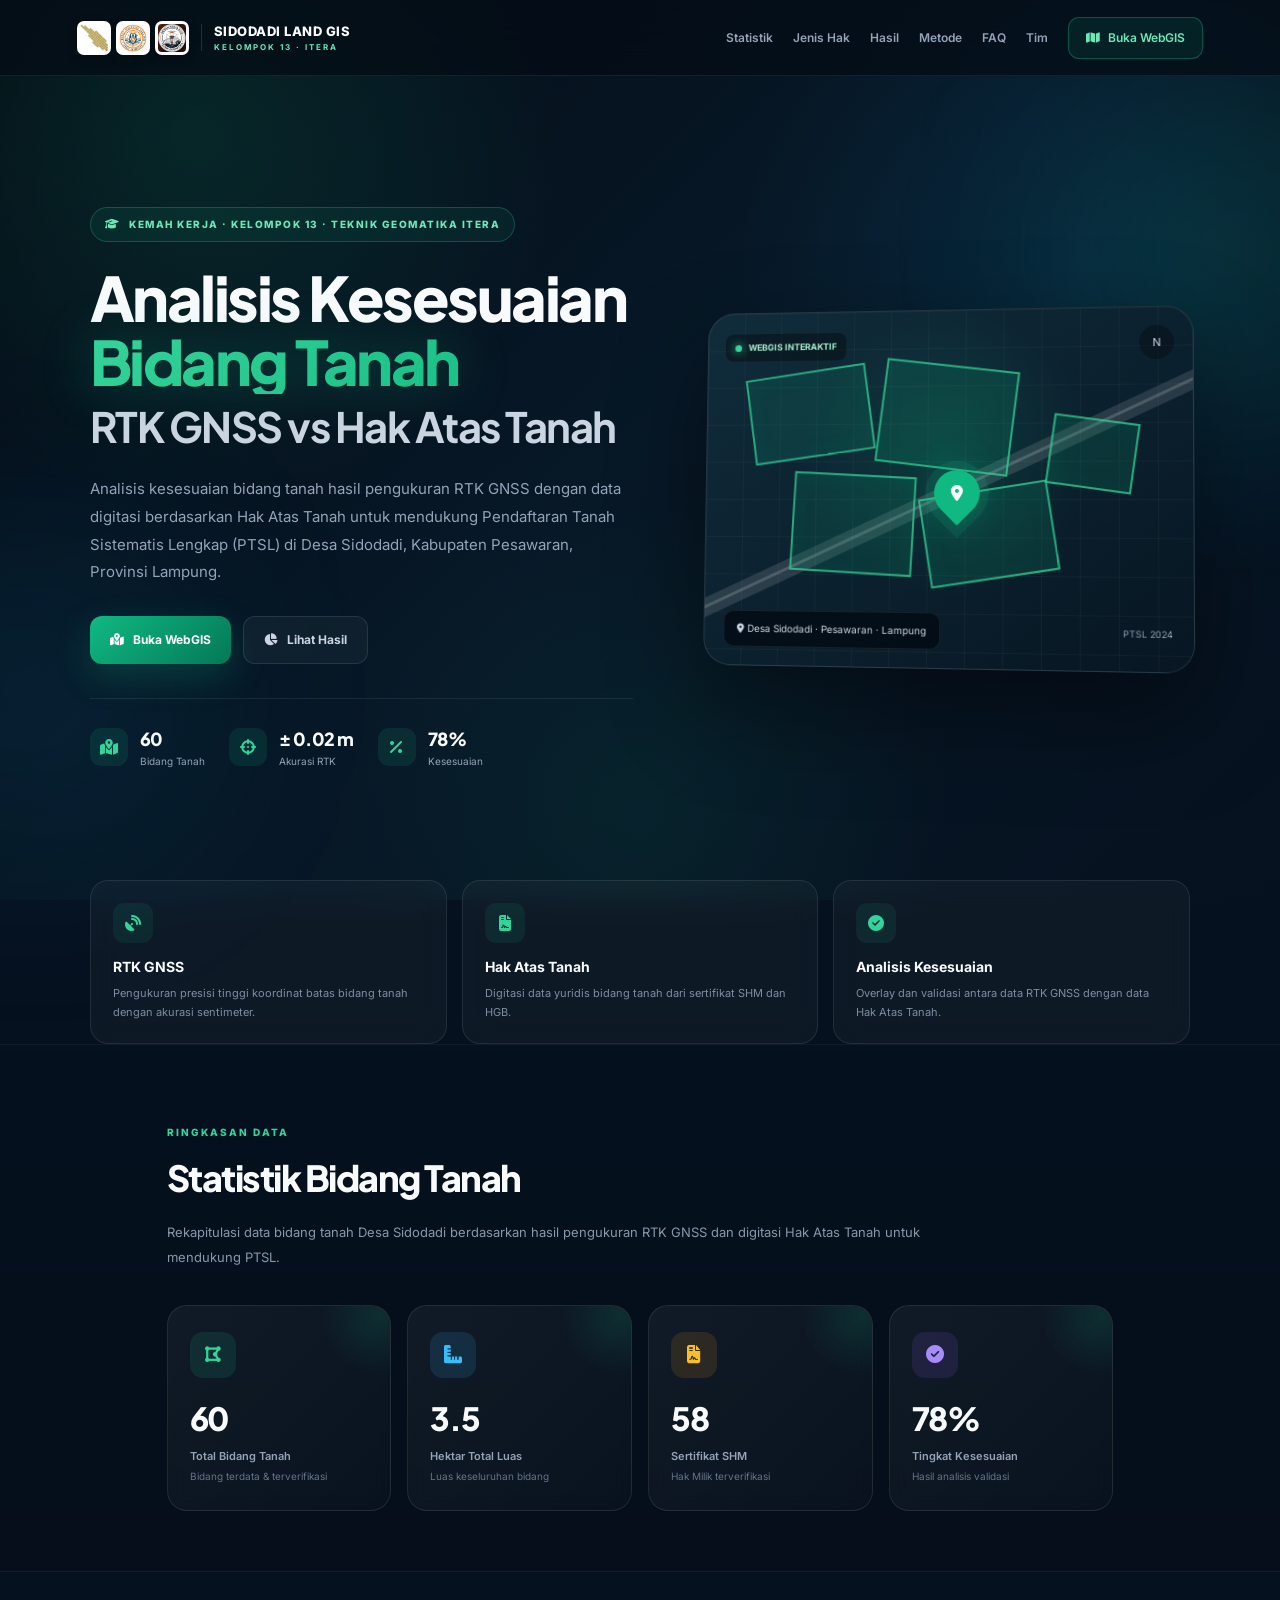
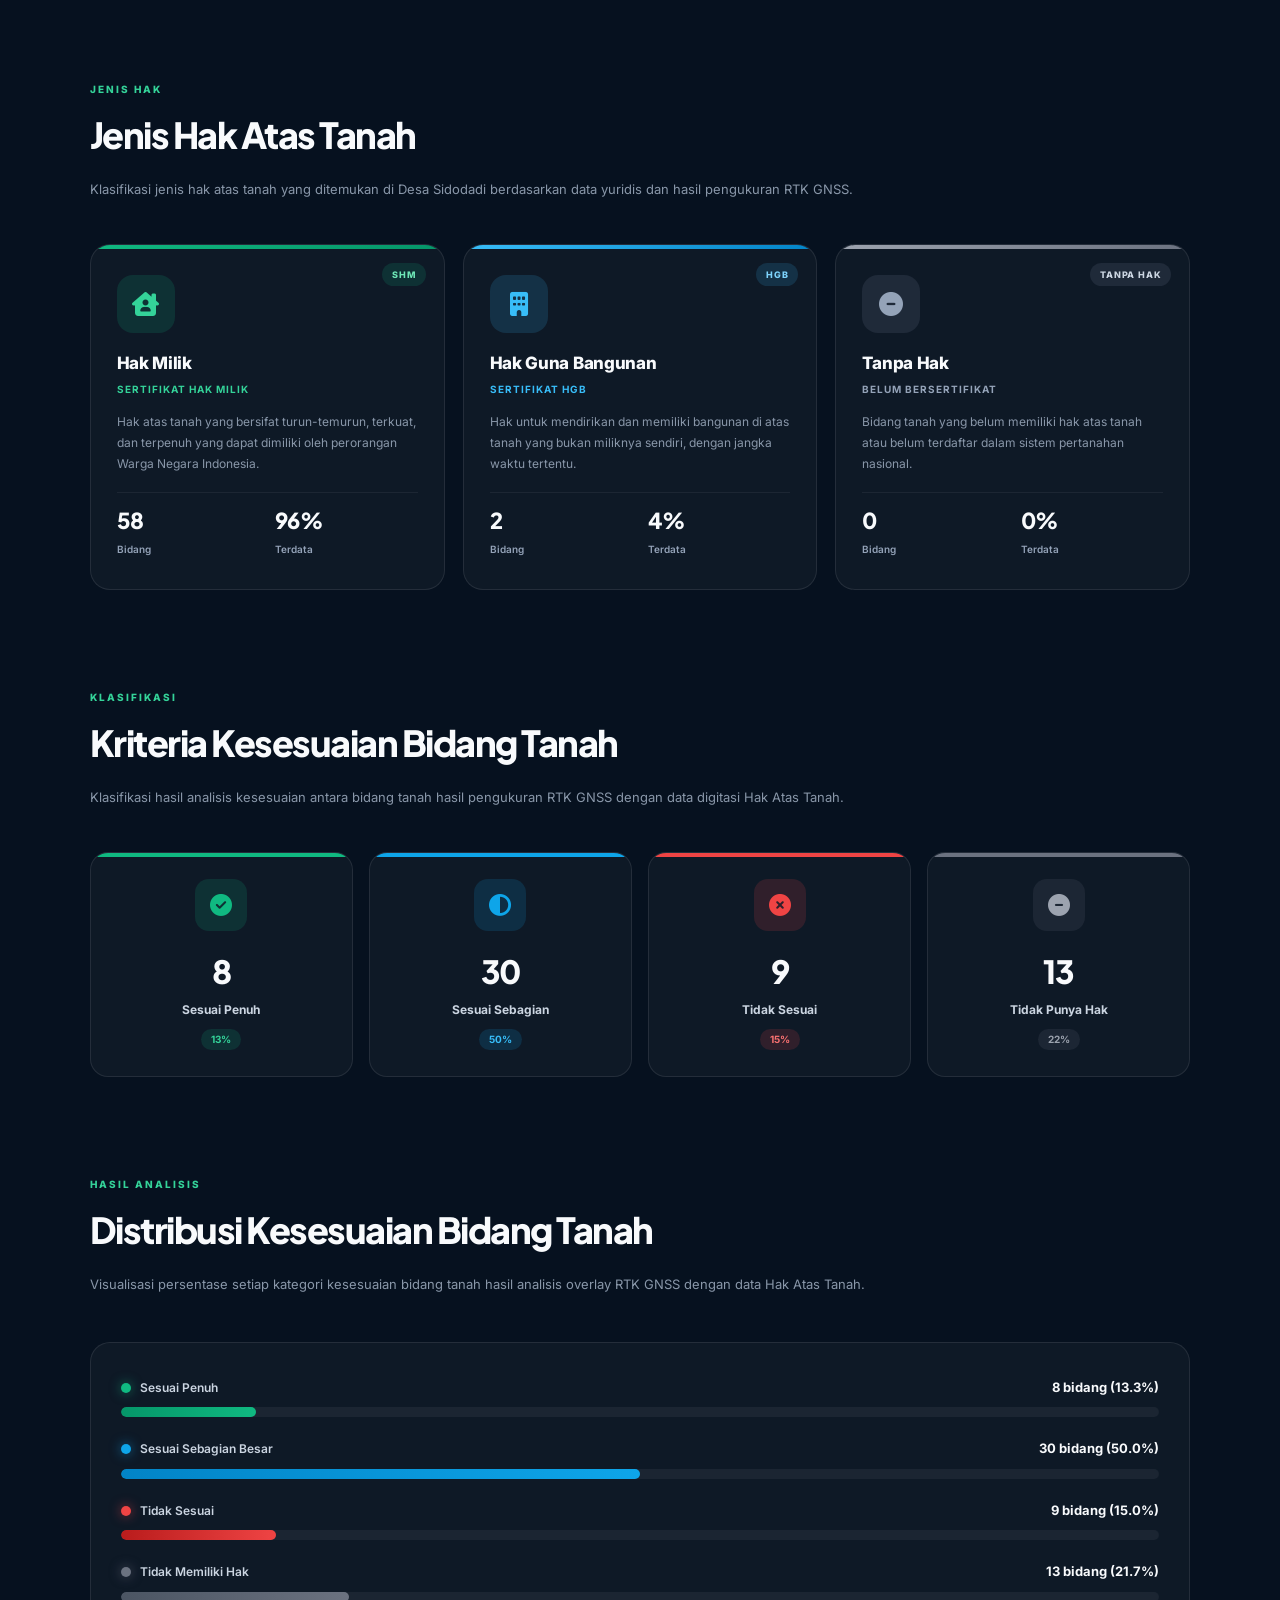
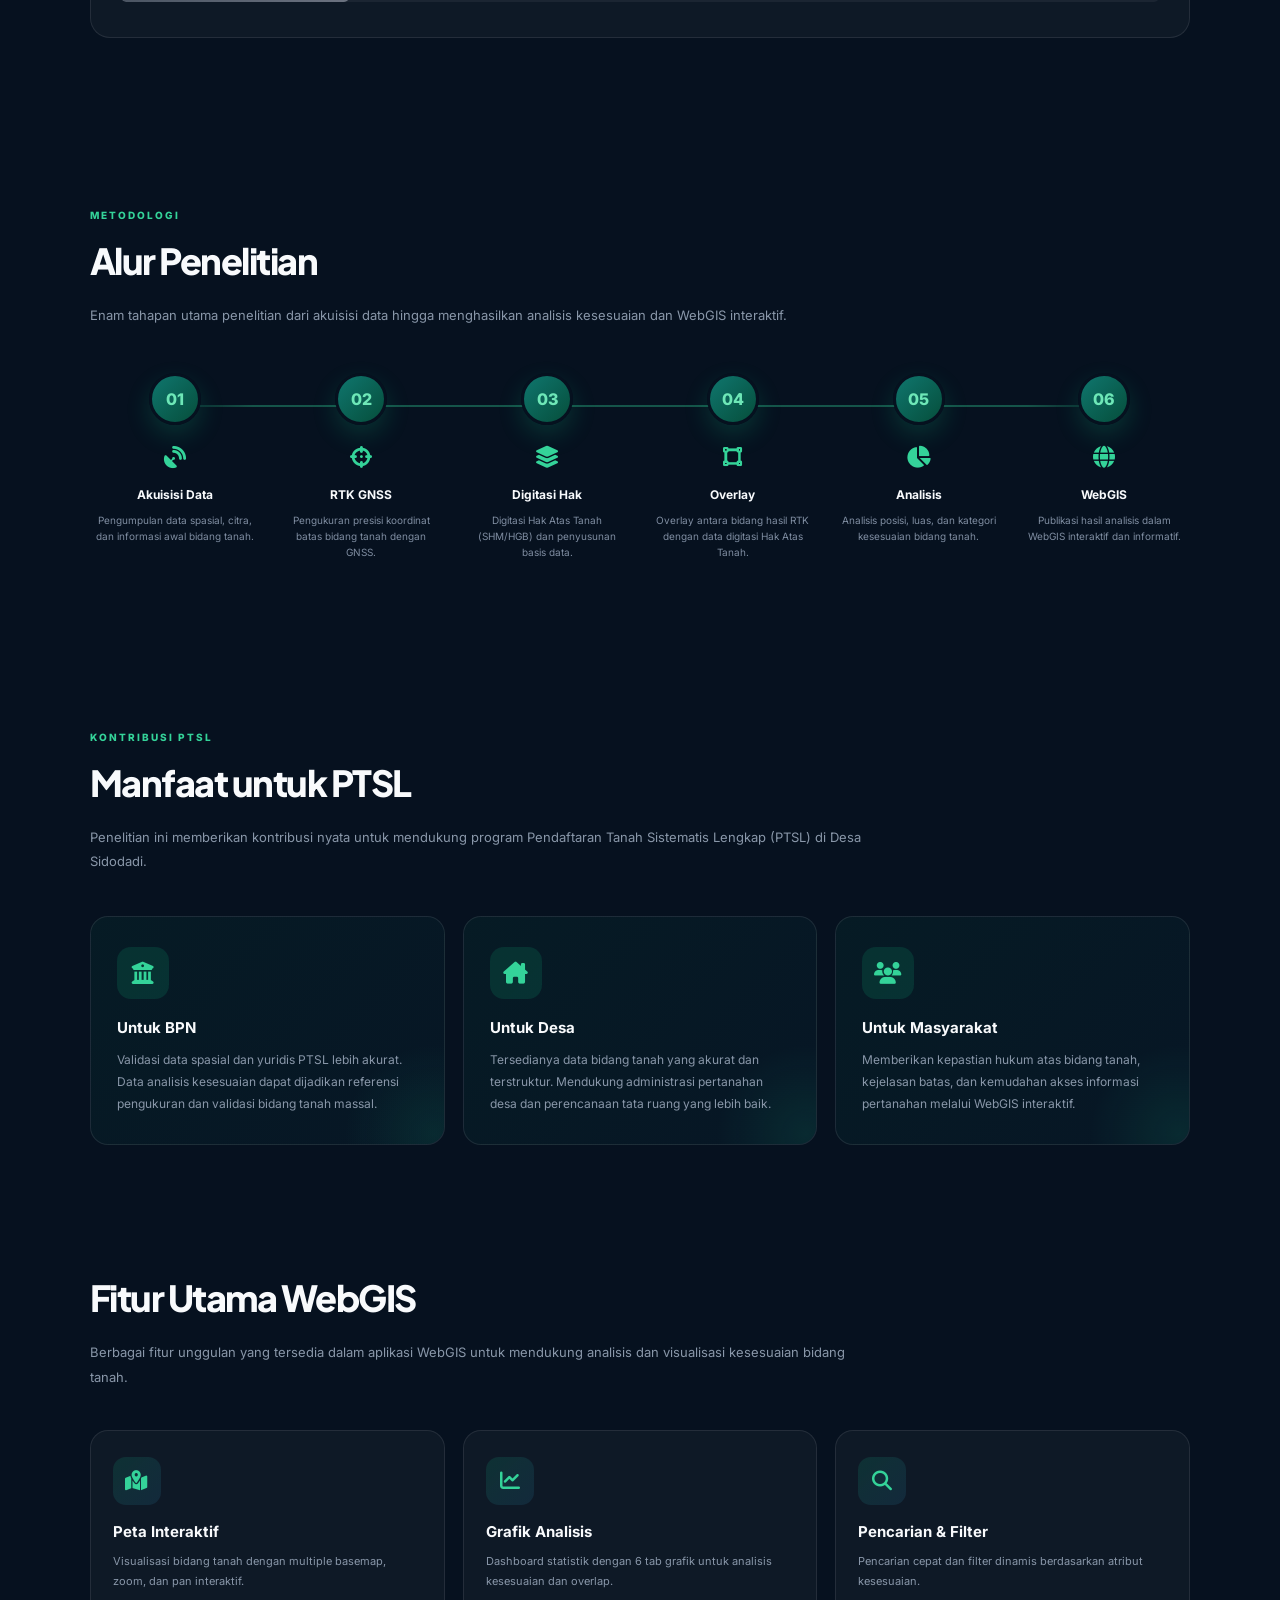
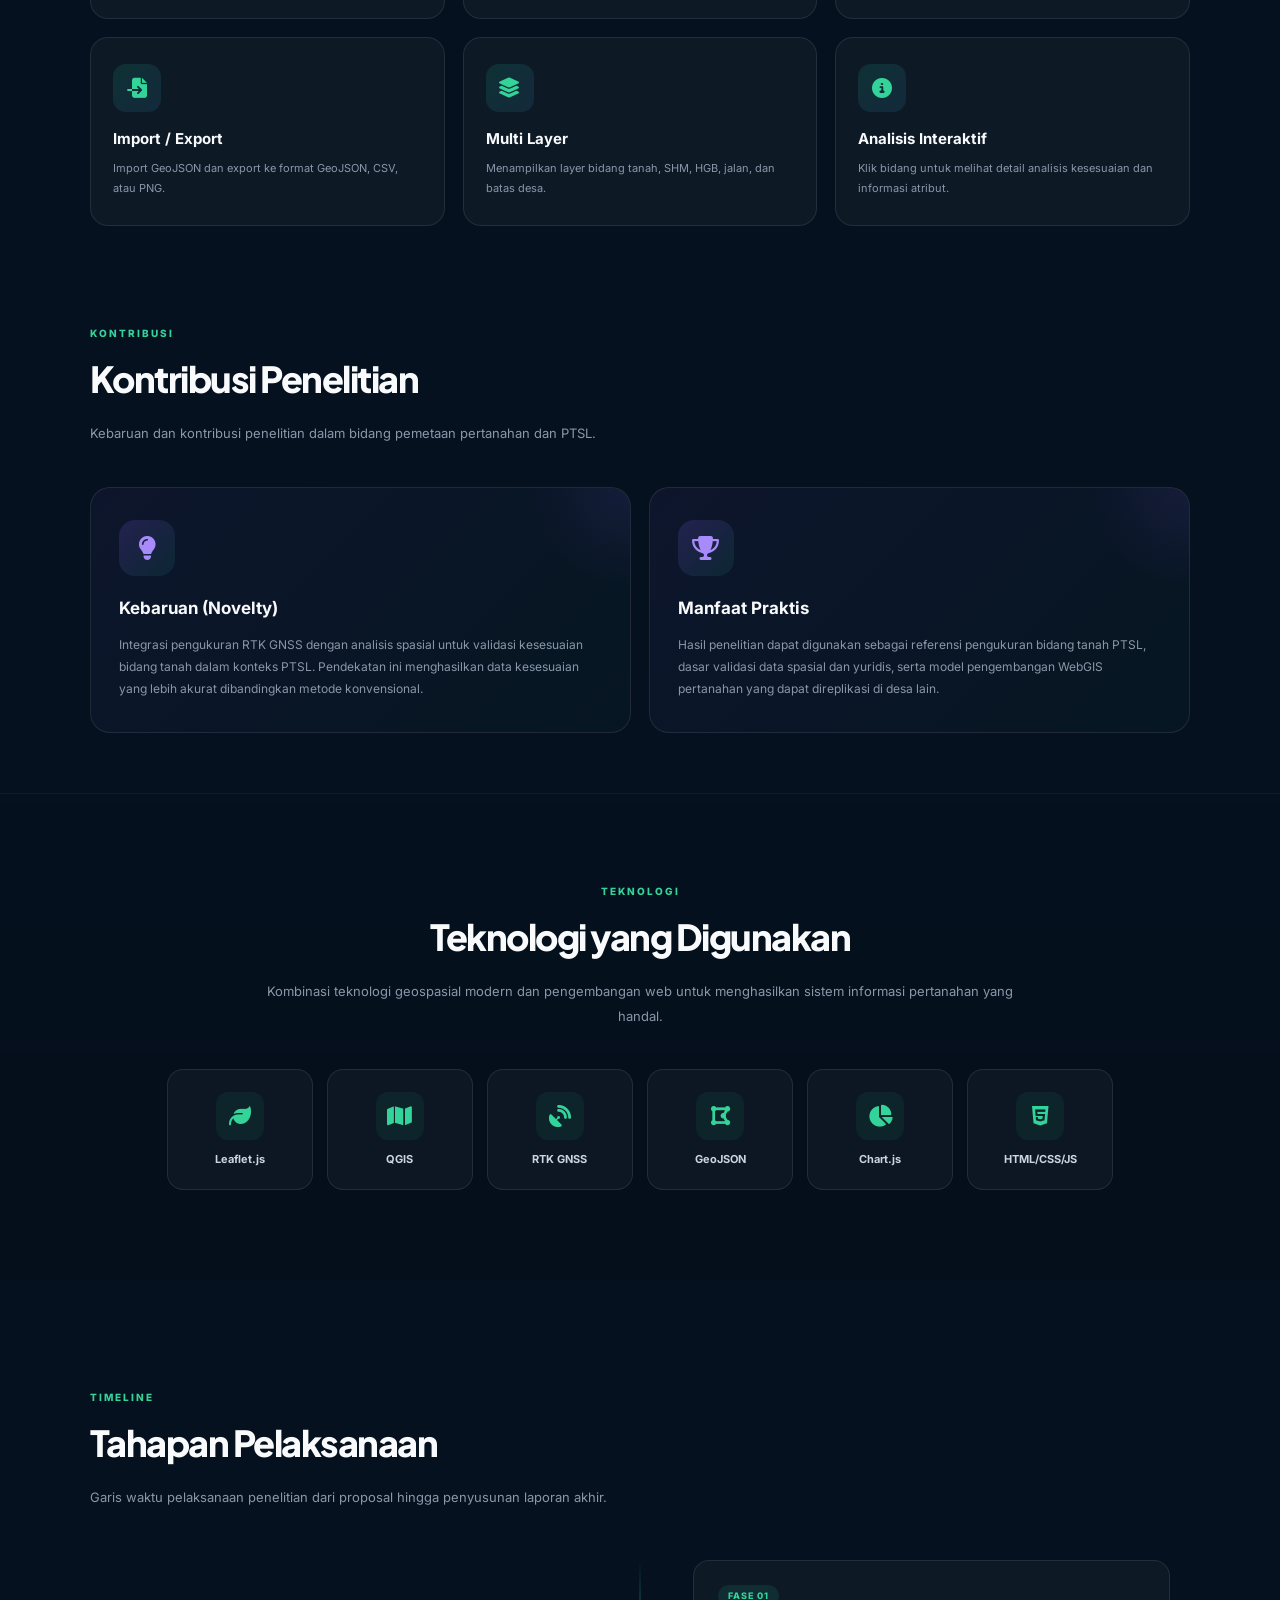
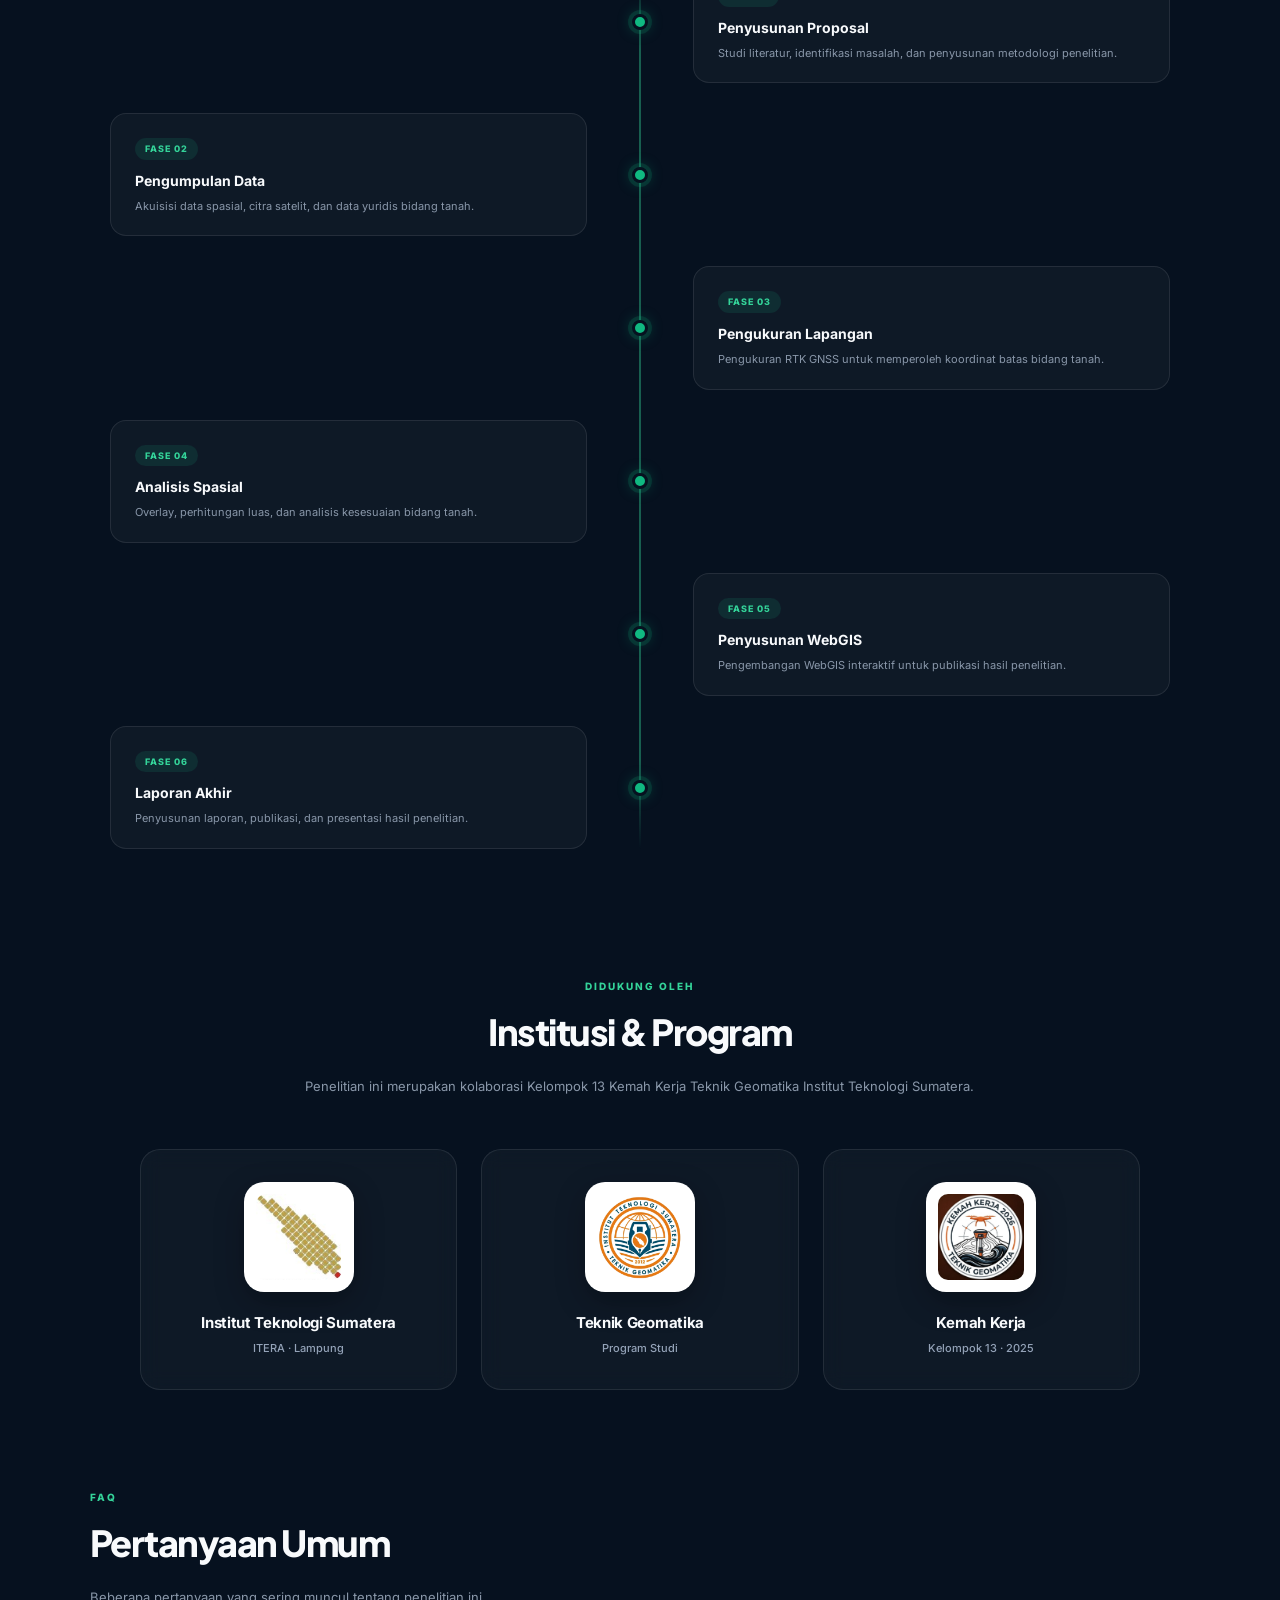
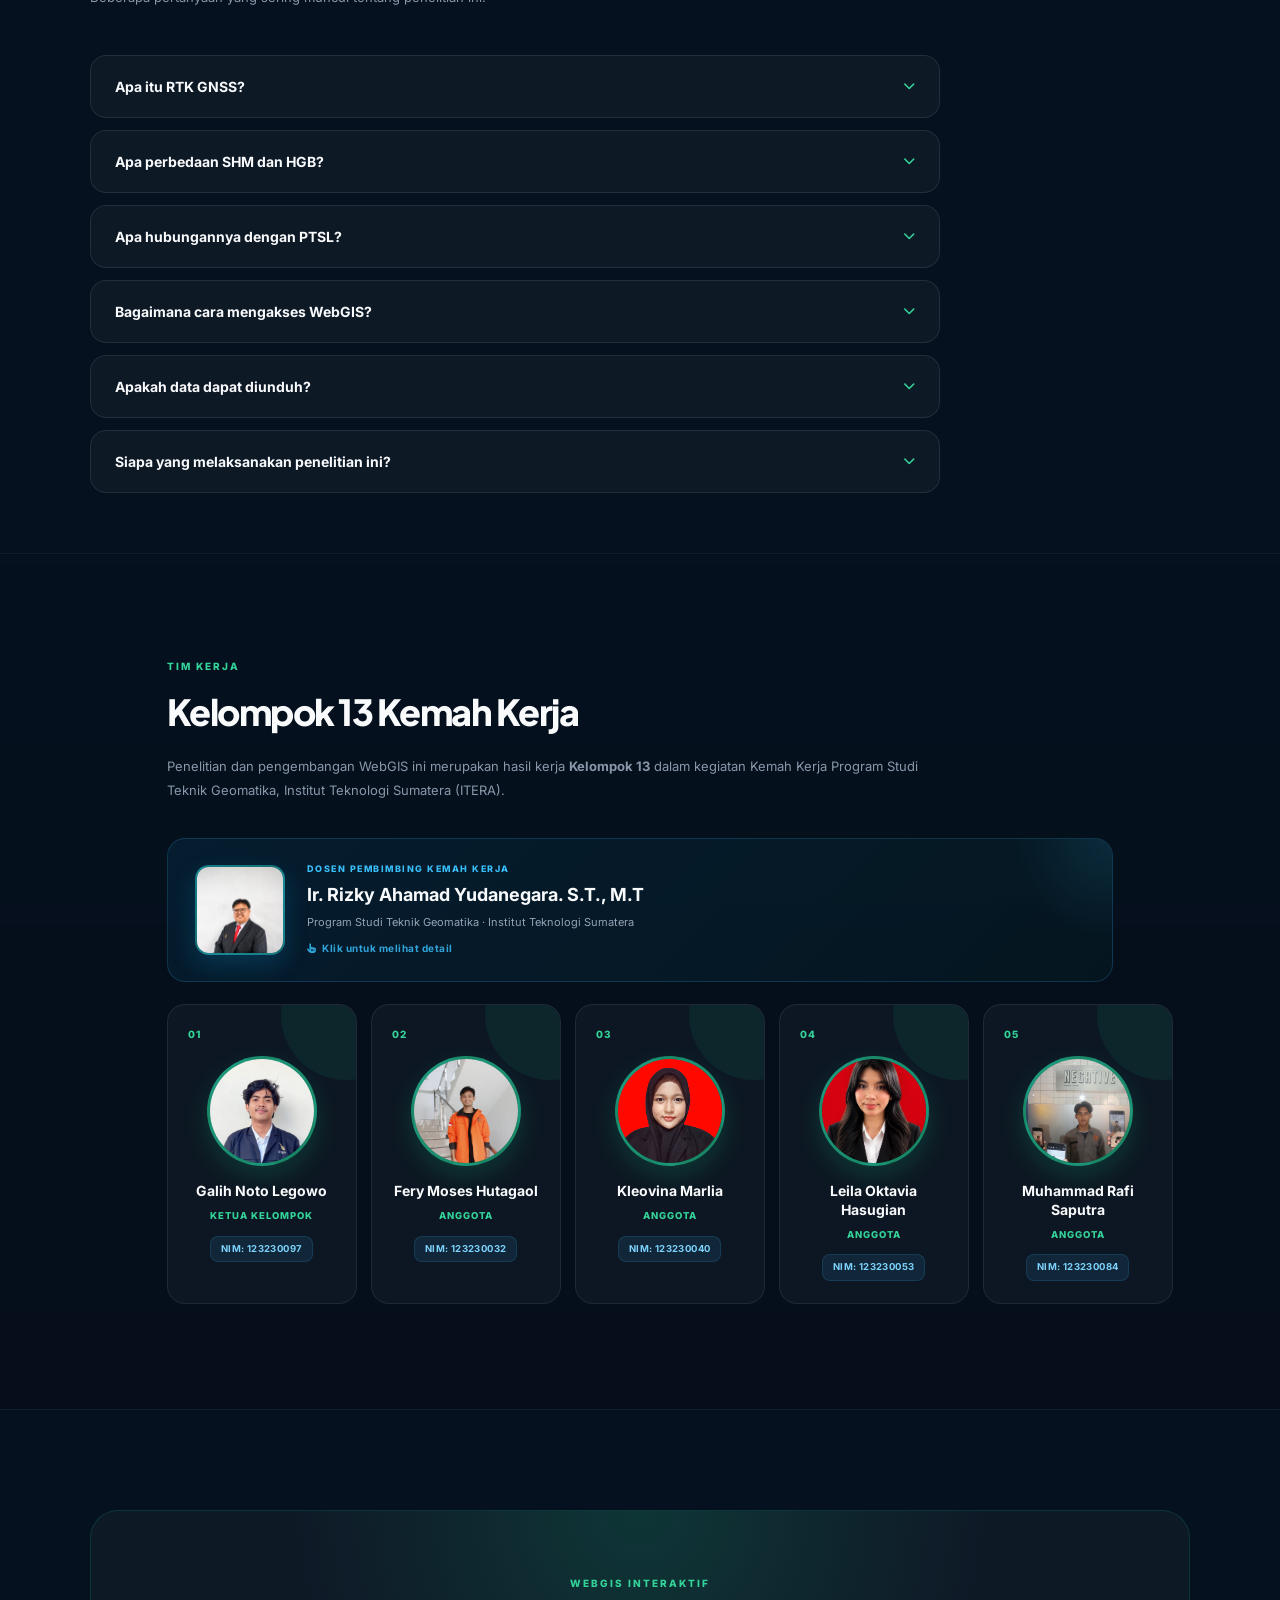
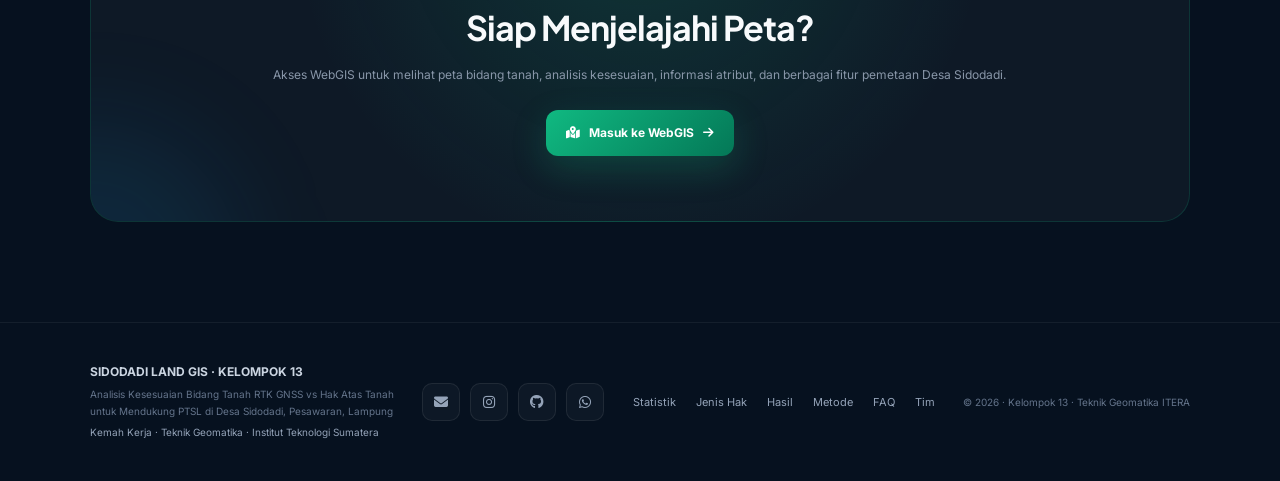
<file: index.html>
<!DOCTYPE html>
<html lang="id">
<head>
    <meta charset="UTF-8">
    <meta name="viewport" content="width=device-width, initial-scale=1.0">

    <title>SIDODADI LAND GIS — Peta Kesesuaian Bidang Tanah PTSL</title>

    <meta name="description" content="WebGIS interaktif pemetaan kesesuaian bidang tanah RTK GNSS vs Hak Atas Tanah untuk mendukung PTSL Desa Sidodadi, Pesawaran, Lampung. Karya Kelompok 13 Kemah Kerja, Teknik Geomatika ITERA.">
    <meta name="keywords" content="SIDODADI LAND GIS, WebGIS, PTSL, RTK GNSS, Bidang Tanah, Hak Atas Tanah, SHM, HGB, Desa Sidodadi, Pesawaran, Lampung, ITERA, Teknik Geomatika">
    <meta name="author" content="Kelompok 13 Kemah Kerja — Teknik Geomatika ITERA">
    <meta name="theme-color" content="#06111f">

    <link rel="icon" href="assets/ITERA.jpeg" type="image/jpeg">

    <meta property="og:title" content="SIDODADI LAND GIS — Peta Kesesuaian Bidang Tanah PTSL">
    <meta property="og:description" content="WebGIS interaktif untuk analisis kesesuaian bidang tanah RTK GNSS vs Hak Atas Tanah di Desa Sidodadi.">
    <meta property="og:type" content="website">
    <meta property="og:locale" content="id_ID">

    <link rel="preconnect" href="https://fonts.googleapis.com">
    <link rel="preconnect" href="https://fonts.gstatic.com" crossorigin>
    <link href="https://fonts.googleapis.com/css2?family=Inter:wght@400;500;600;700;800;900&family=Plus+Jakarta+Sans:wght@600;700;800&display=swap" rel="stylesheet">

    <link rel="stylesheet" href="https://cdnjs.cloudflare.com/ajax/libs/font-awesome/6.5.2/css/all.min.css">

    <style>
        /* =========================================================
           RESET & TOKENS
        ========================================================= */
        *, *::before, *::after {
            margin: 0;
            padding: 0;
            box-sizing: border-box;
        }

        html {
            scroll-behavior: smooth;
            scroll-padding-top: 90px;
            -webkit-text-size-adjust: 100%;
        }

        :root {
            --green: #10b981;
            --green-light: #34d399;
            --green-dark: #047857;
            --green-glow: rgba(16,185,129,.35);
            --blue: #38bdf8;
            --yellow: #fbbf24;
            --red: #ef4444;
            --orange: #f97316;
            --purple: #a78bfa;
            --bg: #06111f;
            --card: rgba(255,255,255,.045);
            --border: rgba(255,255,255,.09);
            --text: #f8fafc;
            --muted: #94a3b8;
            --transition: .3s cubic-bezier(.4,0,.2,1);
        }

        body {
            font-family: "Inter", -apple-system, BlinkMacSystemFont, "Segoe UI", sans-serif;
            background: var(--bg);
            color: var(--text);
            overflow-x: hidden;
            line-height: 1.5;
            -webkit-font-smoothing: antialiased;
            -moz-osx-font-smoothing: grayscale;
        }

        a { text-decoration: none; color: inherit; }
        img { max-width: 100%; display: block; }
        button { font-family: inherit; cursor: pointer; border: none; background: none; color: inherit; }

        :focus-visible {
            outline: 2px solid var(--green-light);
            outline-offset: 3px;
            border-radius: 6px;
        }

        ::selection {
            background: rgba(16,185,129,.35);
            color: white;
        }

        ::-webkit-scrollbar { width: 10px; }
        ::-webkit-scrollbar-track { background: #040b14; }
        ::-webkit-scrollbar-thumb {
            background: linear-gradient(180deg, #10b981, #047857);
            border-radius: 100px;
            border: 2px solid #040b14;
        }
        ::-webkit-scrollbar-thumb:hover { background: #34d399; }

        /* =========================================================
           BACKGROUND DECORATION
        ========================================================= */
        body::before {
            content: "";
            position: fixed;
            inset: 0;
            pointer-events: none;
            z-index: -2;
            background:
                radial-gradient(circle at 15% 15%, rgba(16,185,129,.14), transparent 28%),
                radial-gradient(circle at 85% 30%, rgba(14,165,233,.12), transparent 28%),
                radial-gradient(circle at 50% 90%, rgba(16,185,129,.08), transparent 30%),
                linear-gradient(135deg, #040b14, #071827 50%, #06111f);
        }

        .grid-bg {
            position: fixed;
            inset: 0;
            z-index: -1;
            pointer-events: none;
            opacity: .18;
            background-image:
                linear-gradient(rgba(255,255,255,.04) 1px, transparent 1px),
                linear-gradient(90deg, rgba(255,255,255,.04) 1px, transparent 1px);
            background-size: 60px 60px;
            mask-image: linear-gradient(to bottom, black, transparent 90%);
            -webkit-mask-image: linear-gradient(to bottom, black, transparent 90%);
        }

        .orb {
            position: fixed;
            border-radius: 50%;
            filter: blur(100px);
            pointer-events: none;
            z-index: -1;
        }
        .orb.one {
            width: 300px; height: 300px;
            background: rgba(16,185,129,.13);
            top: 100px; right: -100px;
            animation: floatOrb 20s ease-in-out infinite;
        }
        .orb.two {
            width: 320px; height: 320px;
            background: rgba(14,165,233,.10);
            bottom: 50px; left: -130px;
            animation: floatOrb 25s ease-in-out infinite reverse;
        }

        @keyframes floatOrb {
            0%, 100% { transform: translate(0, 0) scale(1); }
            50%      { transform: translate(40px, -40px) scale(1.1); }
        }

        /* =========================================================
           SCROLL PROGRESS BAR
        ========================================================= */
        .scroll-progress {
            position: fixed;
            top: 0; left: 0;
            height: 3px;
            width: 0%;
            background: linear-gradient(90deg, #10b981, #34d399, #38bdf8);
            z-index: 9999;
            transition: width .1s ease;
            box-shadow: 0 0 12px rgba(16,185,129,.6);
        }

        /* =========================================================
           NAVBAR
        ========================================================= */
        .navbar {
            position: sticky;
            top: 0;
            z-index: 1000;
            height: 76px;
            padding: 0 6%;
            display: flex;
            align-items: center;
            justify-content: space-between;
            background: rgba(4,12,22,.75);
            border-bottom: 1px solid rgba(255,255,255,.07);
            backdrop-filter: blur(20px);
            -webkit-backdrop-filter: blur(20px);
            transition: var(--transition);
        }

        .navbar.scrolled {
            background: rgba(4,12,22,.95);
            box-shadow: 0 6px 30px rgba(0,0,0,.3);
        }

        .brand {
            display: flex;
            align-items: center;
            gap: 12px;
            transition: var(--transition);
            flex-shrink: 0;
            text-decoration: none;
        }
        .brand:hover { transform: translateY(-1px); }

        .brand-logos {
            display: flex;
            align-items: center;
            gap: 5px;
            flex-shrink: 0;
        }

        .brand-logo-img {
            height: 34px;
            width: 34px;
            object-fit: contain;
            border-radius: 7px;
            background: white;
            padding: 2px;
            box-shadow: 0 3px 10px rgba(0,0,0,.25);
            border: 1px solid rgba(255,255,255,.1);
            transition: var(--transition);
            flex-shrink: 0;
        }
        .brand:hover .brand-logo-img {
            transform: scale(1.06);
            box-shadow: 0 6px 18px rgba(16,185,129,.35);
        }

        .brand-text {
            padding-left: 12px;
            border-left: 1px solid rgba(255,255,255,.12);
            display: flex;
            flex-direction: column;
            justify-content: center;
            min-width: 0;
        }
        .brand-text strong {
            display: block;
            font-size: 13px;
            letter-spacing: .5px;
            color: #f8fafc;
            font-weight: 800;
            line-height: 1.2;
            white-space: nowrap;
        }
        .brand-text span {
            display: block;
            margin-top: 3px;
            color: #6ee7b7;
            font-size: 8px;
            font-weight: 700;
            letter-spacing: 2px;
            line-height: 1;
            white-space: nowrap;
        }

        .nav-menu {
            display: flex;
            align-items: center;
            gap: 20px;
        }
        .nav-menu a {
            position: relative;
            color: #94a3b8;
            font-size: 12px;
            font-weight: 600;
            transition: color var(--transition);
        }
        .nav-menu a:not(.nav-webgis)::after {
            content: "";
            position: absolute;
            left: 0; bottom: -6px;
            width: 0; height: 2px;
            background: var(--green-light);
            border-radius: 2px;
            transition: width var(--transition);
        }
        .nav-menu a:not(.nav-webgis):hover { color: white; }
        .nav-menu a:not(.nav-webgis):hover::after { width: 100%; }

        .nav-webgis {
            display: flex !important;
            align-items: center;
            gap: 8px;
            padding: 11px 17px;
            border: 1px solid rgba(16,185,129,.35);
            border-radius: 11px;
            background: rgba(16,185,129,.10);
            color: #6ee7b7 !important;
            transition: var(--transition);
        }
        .nav-webgis:hover {
            background: #10b981;
            color: white !important;
            transform: translateY(-2px);
            box-shadow: 0 10px 30px rgba(16,185,129,.35);
        }

        /* =========================================================
           HERO
        ========================================================= */
        .hero {
            width: 86%;
            max-width: 1250px;
            min-height: calc(100vh - 76px);
            margin: auto;
            display: grid;
            grid-template-columns: 1.05fr .95fr;
            align-items: center;
            gap: 65px;
            padding: 70px 0;
        }

        .hero-content { animation: fadeUp .8s ease both; }

        @keyframes fadeUp {
            from { opacity: 0; transform: translateY(25px); }
            to   { opacity: 1; transform: translateY(0); }
        }

        .badge {
            display: inline-flex;
            align-items: center;
            gap: 9px;
            padding: 9px 14px;
            border: 1px solid rgba(52,211,153,.25);
            border-radius: 30px;
            background: rgba(16,185,129,.08);
            color: #6ee7b7;
            font-size: 10px;
            font-weight: 800;
            letter-spacing: 1.5px;
            margin-bottom: 23px;
            position: relative;
            overflow: hidden;
        }
        .badge::before {
            content: "";
            position: absolute;
            top: 0; left: -100%;
            width: 100%; height: 100%;
            background: linear-gradient(90deg, transparent, rgba(52,211,153,.15), transparent);
            animation: shine 3s ease-in-out infinite;
        }
        @keyframes shine {
            0%   { left: -100%; }
            100% { left: 100%; }
        }
        .badge i { font-size: 11px; }

        .hero h1 {
            font-family: "Plus Jakarta Sans", "Inter", sans-serif;
            font-size: clamp(38px, 4.8vw, 64px);
            line-height: 1.05;
            letter-spacing: -2.5px;
            margin-bottom: 25px;
            font-weight: 800;
        }

        .hero h1 .green {
            display: block;
            background: linear-gradient(135deg, #34d399 0%, #10b981 50%, #6ee7b7 100%);
            background-size: 200% 200%;
            -webkit-background-clip: text;
            background-clip: text;
            -webkit-text-fill-color: transparent;
            animation: gradientShift 6s ease infinite;
            filter: drop-shadow(0 0 25px rgba(16,185,129,.3));
        }

        @keyframes gradientShift {
            0%, 100% { background-position: 0% 50%; }
            50%      { background-position: 100% 50%; }
        }

        .hero h1 .sub-line {
            display: block;
            font-size: 0.68em;
            letter-spacing: -1.5px;
            line-height: 1.15;
            color: #cbd5e1;
            font-weight: 700;
            margin-top: 8px;
        }

        .hero-description {
            max-width: 650px;
            color: #94a3b8;
            font-size: 15px;
            line-height: 1.85;
            margin-bottom: 30px;
        }

        .hero-buttons {
            display: flex;
            flex-wrap: wrap;
            gap: 12px;
        }

        .btn {
            display: inline-flex;
            align-items: center;
            justify-content: center;
            gap: 9px;
            padding: 14px 20px;
            border-radius: 12px;
            font-size: 12px;
            font-weight: 700;
            transition: var(--transition);
            white-space: nowrap;
            cursor: pointer;
        }

        .btn-primary {
            background: linear-gradient(135deg, #10b981, #047857);
            color: white;
            box-shadow: 0 12px 35px rgba(16,185,129,.22);
        }
        .btn-primary:hover {
            transform: translateY(-3px);
            box-shadow: 0 18px 40px rgba(16,185,129,.42);
        }

        .btn-secondary {
            border: 1px solid rgba(255,255,255,.10);
            background: rgba(255,255,255,.04);
            color: #cbd5e1;
        }
        .btn-secondary:hover {
            background: rgba(255,255,255,.08);
            color: white;
            transform: translateY(-3px);
        }

        .hero-meta {
            display: flex;
            gap: 24px;
            margin-top: 34px;
            padding-top: 26px;
            border-top: 1px solid rgba(255,255,255,.08);
            flex-wrap: wrap;
        }
        .hero-meta-item { display: flex; align-items: center; gap: 12px; }
        .hero-meta-item i {
            width: 38px; height: 38px;
            display: flex;
            align-items: center;
            justify-content: center;
            border-radius: 11px;
            background: rgba(16,185,129,.12);
            color: #34d399;
            font-size: 16px;
        }
        .hero-meta-item strong {
            display: block;
            font-size: 18px;
            font-family: "Plus Jakarta Sans", sans-serif;
            color: #f8fafc;
            font-weight: 800;
            letter-spacing: -.5px;
        }
        .hero-meta-item span {
            display: block;
            font-size: 10px;
            color: #94a3b8;
            margin-top: 2px;
        }

        /* HERO MAP */
        .hero-map {
            position: relative;
            height: 470px;
            display: flex;
            align-items: center;
            justify-content: center;
            animation: fadeMap 1s ease .15s both;
        }
        @keyframes fadeMap {
            from { opacity: 0; transform: scale(.94); }
            to   { opacity: 1; transform: scale(1); }
        }
        .map-card {
            width: 100%;
            max-width: 500px;
            height: 360px;
            position: relative;
            overflow: hidden;
            border-radius: 28px;
            border: 1px solid rgba(255,255,255,.11);
            background: linear-gradient(145deg, #102c3b, #071622);
            box-shadow: 0 40px 100px rgba(0,0,0,.42);
            transform: perspective(1200px) rotateY(-7deg) rotateX(3deg);
            transition: transform .5s ease;
        }
        .map-card:hover {
            transform: perspective(1200px) rotateY(0deg) rotateX(0deg) translateY(-6px);
        }
        .map-card::before {
            content: "";
            position: absolute;
            inset: 0;
            background: radial-gradient(circle at 50% 40%, rgba(16,185,129,.16), transparent 45%);
        }
        .map-grid {
            position: absolute;
            inset: 0;
            opacity: .20;
            background-image:
                linear-gradient(rgba(255,255,255,.18) 1px, transparent 1px),
                linear-gradient(90deg, rgba(255,255,255,.18) 1px, transparent 1px);
            background-size: 38px 38px;
        }
        .road {
            position: absolute;
            width: 125%;
            height: 18px;
            left: -10%; top: 48%;
            background: rgba(255,255,255,.12);
            transform: rotate(-25deg);
        }
        .road::after {
            content: "";
            position: absolute;
            left: 0; right: 0; top: 7px;
            height: 3px;
            background: rgba(255,255,255,.17);
        }
        .parcel {
            position: absolute;
            border: 2px solid rgba(52,211,153,.75);
            background: rgba(16,185,129,.14);
            box-shadow: inset 0 0 25px rgba(16,185,129,.06);
            transition: var(--transition);
        }
        .parcel:hover {
            background: rgba(16,185,129,.3);
            box-shadow: inset 0 0 35px rgba(16,185,129,.3), 0 0 20px rgba(16,185,129,.4);
        }
        .p1 { width: 125px; height: 88px;  left: 45px;  top: 60px;  transform: rotate(-8deg); animation: parcelPulse 4s ease-in-out infinite; }
        .p2 { width: 135px; height: 105px; left: 180px; top: 55px;  transform: rotate(7deg);  animation: parcelPulse 4s ease-in-out infinite .5s; }
        .p3 { width: 125px; height: 100px; left: 90px;  top: 165px; transform: rotate(3deg);  animation: parcelPulse 4s ease-in-out infinite 1s; }
        .p4 { width: 130px; height: 90px;  left: 225px; top: 180px; transform: rotate(-9deg); animation: parcelPulse 4s ease-in-out infinite 1.5s; }
        .p5 { width: 85px;  height: 70px;  left: 350px; top: 110px; transform: rotate(8deg);  animation: parcelPulse 4s ease-in-out infinite 2s; }
        @keyframes parcelPulse {
            0%, 100% { opacity: .85; }
            50%      { opacity: 1; }
        }
        .pin {
            position: absolute;
            width: 46px; height: 46px;
            left: 48%; top: 45%;
            display: flex;
            align-items: center;
            justify-content: center;
            border-radius: 50% 50% 50% 0;
            background: #10b981;
            transform: rotate(-45deg);
            box-shadow:
                0 0 0 9px rgba(16,185,129,.13),
                0 0 35px rgba(16,185,129,.3);
            animation: pinPulse 2.5s ease-in-out infinite;
        }
        @keyframes pinPulse {
            0%, 100% { box-shadow: 0 0 0 9px rgba(16,185,129,.13), 0 0 35px rgba(16,185,129,.3); }
            50%      { box-shadow: 0 0 0 14px rgba(16,185,129,.06), 0 0 45px rgba(16,185,129,.5); }
        }
        .pin i { transform: rotate(45deg); color: white; }
        .map-top {
            position: absolute;
            top: 18px; left: 18px; right: 18px;
            display: flex;
            justify-content: space-between;
            align-items: center;
        }
        .live {
            display: flex;
            align-items: center;
            gap: 7px;
            padding: 7px 10px;
            border-radius: 8px;
            background: rgba(0,0,0,.35);
            color: #a7f3d0;
            font-size: 9px;
            font-weight: 700;
        }
        .live-dot {
            width: 7px; height: 7px;
            border-radius: 50%;
            background: #34d399;
            box-shadow: 0 0 10px #34d399;
            animation: livePulse 1.5s ease-in-out infinite;
        }
        @keyframes livePulse {
            0%, 100% { opacity: 1; }
            50%      { opacity: .4; }
        }
        .north {
            width: 34px; height: 34px;
            display: flex;
            align-items: center;
            justify-content: center;
            border-radius: 50%;
            background: rgba(0,0,0,.3);
            color: #cbd5e1;
            font-size: 11px;
        }
        .map-bottom {
            position: absolute;
            left: 20px; right: 20px; bottom: 18px;
            display: flex;
            justify-content: space-between;
            align-items: center;
        }
        .location-label {
            padding: 10px 13px;
            border-radius: 10px;
            background: rgba(2,10,18,.78);
            border: 1px solid rgba(255,255,255,.08);
            backdrop-filter: blur(10px);
            -webkit-backdrop-filter: blur(10px);
            color: #cbd5e1;
            font-size: 10px;
        }
        .scale { color: #94a3b8; font-size: 9px; }

        /* =========================================================
           QUICK INFO
        ========================================================= */
        .quick-info {
            width: 86%;
            max-width: 1250px;
            margin: -20px auto 0;
            display: grid;
            grid-template-columns: repeat(3,1fr);
            gap: 15px;
            position: relative;
            z-index: 5;
        }
        .quick-card {
            padding: 22px;
            border: 1px solid var(--border);
            border-radius: 18px;
            background: rgba(255,255,255,.035);
            backdrop-filter: blur(14px);
            transition: var(--transition);
        }
        .quick-card:hover {
            transform: translateY(-5px);
            border-color: rgba(52,211,153,.25);
            background: rgba(16,185,129,.05);
        }
        .quick-icon {
            width: 40px; height: 40px;
            display: flex;
            align-items: center;
            justify-content: center;
            border-radius: 11px;
            background: rgba(16,185,129,.10);
            color: #34d399;
            margin-bottom: 13px;
        }
        .quick-card h3 { font-size: 14px; margin-bottom: 7px; }
        .quick-card p {
            color: #7f8da1;
            font-size: 11px;
            line-height: 1.7;
        }

        /* =========================================================
           SECTION GENERIC
        ========================================================= */
        .section {
            width: 86%;
            max-width: 1250px;
            margin: auto;
            padding: 110px 0 60px;
        }
        .section-tight { padding-top: 40px; }

        .section-label {
            display: block;
            margin-bottom: 11px;
            color: #34d399;
            font-size: 10px;
            font-weight: 800;
            letter-spacing: 2px;
        }
        .section-title {
            font-family: "Plus Jakarta Sans", "Inter", sans-serif;
            font-size: 36px;
            letter-spacing: -1.5px;
            margin-bottom: 15px;
            font-weight: 800;
        }
        .section-description {
            max-width: 780px;
            color: #8997a9;
            font-size: 13px;
            line-height: 1.9;
        }

        .reveal {
            opacity: 0;
            transform: translateY(35px);
            transition: opacity .8s ease, transform .8s ease;
        }
        .reveal.active {
            opacity: 1;
            transform: translateY(0);
        }

        /* =========================================================
           STATISTIK
        ========================================================= */
        .stats-showcase {
            width: 100%;
            padding: 80px 7% 60px;
            border-top: 1px solid rgba(255,255,255,.05);
            border-bottom: 1px solid rgba(255,255,255,.05);
            background: linear-gradient(180deg, transparent, rgba(0,0,0,.15));
        }
        .stats-showcase-inner {
            width: 86%;
            max-width: 1250px;
            margin: auto;
        }
        .stats-showcase-grid {
            display: grid;
            grid-template-columns: repeat(4, 1fr);
            gap: 16px;
            margin-top: 35px;
        }
        .stats-showcase-card {
            padding: 26px 22px;
            border-radius: 20px;
            border: 1px solid rgba(255,255,255,.09);
            background: linear-gradient(135deg, rgba(255,255,255,.05), rgba(255,255,255,.02));
            backdrop-filter: blur(10px);
            transition: var(--transition);
            position: relative;
            overflow: hidden;
        }
        .stats-showcase-card::before {
            content: "";
            position: absolute;
            width: 120px; height: 120px;
            right: -50px; top: -50px;
            border-radius: 50%;
            background: radial-gradient(circle, rgba(16,185,129,.15), transparent 70%);
            transition: var(--transition);
        }
        .stats-showcase-card:hover {
            transform: translateY(-6px);
            border-color: rgba(52,211,153,.3);
            box-shadow: 0 20px 40px rgba(0,0,0,.3);
        }
        .stats-showcase-card:hover::before { transform: scale(1.3); }
        .stats-showcase-icon {
            width: 46px; height: 46px;
            display: flex;
            align-items: center;
            justify-content: center;
            border-radius: 13px;
            font-size: 18px;
            margin-bottom: 16px;
            position: relative;
            z-index: 1;
            transition: var(--transition);
        }
        .stats-showcase-card:hover .stats-showcase-icon {
            transform: rotate(-8deg) scale(1.08);
        }
        .stats-showcase-icon.green  { background: rgba(16,185,129,.12); color: #34d399; }
        .stats-showcase-icon.blue   { background: rgba(56,189,248,.12); color: #38bdf8; }
        .stats-showcase-icon.orange { background: rgba(245,158,11,.12); color: #fbbf24; }
        .stats-showcase-icon.purple { background: rgba(139,92,246,.12); color: #a78bfa; }

        .stats-showcase-value {
            font-size: 32px;
            font-weight: 800;
            letter-spacing: -1.2px;
            margin-bottom: 6px;
            position: relative;
            z-index: 1;
            font-family: "Plus Jakarta Sans", sans-serif;
        }
        .stats-showcase-label {
            color: #94a3b8;
            font-size: 11px;
            font-weight: 600;
            position: relative;
            z-index: 1;
        }
        .stats-showcase-sub {
            display: block;
            margin-top: 5px;
            color: #64748b;
            font-size: 10px;
            position: relative;
            z-index: 1;
        }

        /* =========================================================
           JENIS HAK ATAS TANAH
        ========================================================= */
        .hak-grid {
            display: grid;
            grid-template-columns: repeat(3, 1fr);
            gap: 18px;
            margin-top: 42px;
        }
        .hak-card {
            position: relative;
            padding: 30px 26px;
            border-radius: 20px;
            border: 1px solid var(--border);
            background: rgba(255,255,255,.035);
            transition: var(--transition);
            overflow: hidden;
        }
        .hak-card::before {
            content: "";
            position: absolute;
            left: 0; top: 0;
            width: 100%; height: 4px;
            transition: var(--transition);
        }
        .hak-card.shm::before { background: linear-gradient(90deg, #10b981, #059669); }
        .hak-card.shm:hover {
            border-color: rgba(52,211,153,.4);
            background: rgba(16,185,129,.05);
            box-shadow: 0 20px 40px rgba(16,185,129,.2);
        }
        .hak-card.hgb::before { background: linear-gradient(90deg, #38bdf8, #0284c7); }
        .hak-card.hgb:hover {
            border-color: rgba(56,189,248,.4);
            background: rgba(14,165,233,.05);
            box-shadow: 0 20px 40px rgba(14,165,233,.2);
        }
        .hak-card.none::before { background: linear-gradient(90deg, #9ca3af, #6b7280); }
        .hak-card.none:hover {
            border-color: rgba(148,163,184,.4);
            background: rgba(148,163,184,.04);
            box-shadow: 0 20px 40px rgba(100,116,139,.15);
        }
        .hak-card:hover { transform: translateY(-6px); }

        .hak-icon {
            width: 58px; height: 58px;
            display: flex;
            align-items: center;
            justify-content: center;
            border-radius: 16px;
            font-size: 24px;
            margin-bottom: 18px;
            transition: var(--transition);
        }
        .hak-card.shm .hak-icon { background: rgba(16,185,129,.15); color: #34d399; }
        .hak-card.hgb .hak-icon { background: rgba(56,189,248,.15); color: #38bdf8; }
        .hak-card.none .hak-icon { background: rgba(148,163,184,.12); color: #94a3b8; }

        .hak-card:hover .hak-icon {
            transform: rotate(-8deg) scale(1.08);
            box-shadow: 0 10px 25px rgba(0,0,0,.3);
        }

        .hak-card h3 {
            font-size: 17px;
            font-weight: 800;
            color: #f8fafc;
            margin-bottom: 6px;
            letter-spacing: -.3px;
        }
        .hak-card .hak-desc {
            display: block;
            font-size: 10px;
            font-weight: 700;
            letter-spacing: 1px;
            text-transform: uppercase;
            margin-bottom: 14px;
        }
        .hak-card.shm .hak-desc { color: #34d399; }
        .hak-card.hgb .hak-desc { color: #38bdf8; }
        .hak-card.none .hak-desc { color: #94a3b8; }

        .hak-card p {
            color: #8997a9;
            font-size: 12px;
            line-height: 1.75;
            margin-bottom: 18px;
        }
        .hak-stats {
            display: flex;
            gap: 16px;
            padding-top: 16px;
            border-top: 1px solid rgba(255,255,255,.06);
        }
        .hak-stat-item { flex: 1; }
        .hak-stat-item strong {
            display: block;
            font-family: "Plus Jakarta Sans", sans-serif;
            font-size: 22px;
            font-weight: 800;
            color: #f8fafc;
            letter-spacing: -.6px;
            line-height: 1;
            margin-bottom: 4px;
        }
        .hak-stat-item span {
            font-size: 10px;
            color: #94a3b8;
            font-weight: 600;
        }
        .hak-badge {
            position: absolute;
            top: 18px; right: 18px;
            padding: 5px 10px;
            border-radius: 100px;
            font-size: 9px;
            font-weight: 800;
            letter-spacing: .8px;
            text-transform: uppercase;
        }
        .hak-card.shm .hak-badge { background: rgba(16,185,129,.15); color: #6ee7b7; }
        .hak-card.hgb .hak-badge { background: rgba(56,189,248,.15); color: #7dd3fc; }
        .hak-card.none .hak-badge { background: rgba(148,163,184,.12); color: #cbd5e1; }

        /* =========================================================
           KRITERIA
        ========================================================= */
        .criteria-grid {
            display: grid;
            grid-template-columns: repeat(4, 1fr);
            gap: 16px;
            margin-top: 42px;
        }
        .criteria-card {
            padding: 26px 22px;
            border-radius: 18px;
            border: 1px solid var(--border);
            background: rgba(255,255,255,.035);
            transition: var(--transition);
            position: relative;
            overflow: hidden;
            text-align: center;
        }
        .criteria-card::before {
            content: "";
            position: absolute;
            left: 0; top: 0;
            width: 100%; height: 4px;
        }
        .criteria-card.sesuai::before   { background: #10b981; }
        .criteria-card.sebagian::before { background: #0ea5e9; }
        .criteria-card.tidak::before    { background: #ef4444; }
        .criteria-card.kosong::before   { background: #6b7280; }
        .criteria-card:hover {
            transform: translateY(-6px);
            background: rgba(255,255,255,.05);
        }
        .criteria-icon {
            width: 52px; height: 52px;
            margin: 0 auto 16px;
            display: flex;
            align-items: center;
            justify-content: center;
            border-radius: 14px;
            font-size: 22px;
        }
        .criteria-card.sesuai .criteria-icon   { background: rgba(16,185,129,.15); color: #10b981; }
        .criteria-card.sebagian .criteria-icon { background: rgba(14,165,233,.15); color: #0ea5e9; }
        .criteria-card.tidak .criteria-icon    { background: rgba(239,68,68,.15); color: #ef4444; }
        .criteria-card.kosong .criteria-icon   { background: rgba(107,114,128,.15); color: #9ca3af; }

        .criteria-value {
            font-size: 32px;
            font-weight: 800;
            letter-spacing: -1.2px;
            margin-bottom: 6px;
            font-family: "Plus Jakarta Sans", sans-serif;
        }
        .criteria-label {
            color: #cbd5e1;
            font-size: 12px;
            font-weight: 700;
            margin-bottom: 6px;
        }
        .criteria-percent {
            display: inline-block;
            padding: 3px 10px;
            border-radius: 100px;
            font-size: 10px;
            font-weight: 700;
            margin-top: 4px;
        }
        .criteria-card.sesuai .criteria-percent   { background: rgba(16,185,129,.15); color: #34d399; }
        .criteria-card.sebagian .criteria-percent { background: rgba(14,165,233,.15); color: #38bdf8; }
        .criteria-card.tidak .criteria-percent    { background: rgba(239,68,68,.15); color: #f87171; }
        .criteria-card.kosong .criteria-percent   { background: rgba(107,114,128,.15); color: #9ca3af; }

        /* =========================================================
           ANALYSIS
        ========================================================= */
        .analysis-container {
            margin-top: 45px;
            padding: 35px 30px;
            border-radius: 20px;
            border: 1px solid var(--border);
            background: rgba(255,255,255,.035);
        }
        .analysis-item { margin-bottom: 22px; }
        .analysis-item:last-child { margin-bottom: 0; }
        .analysis-header {
            display: flex;
            justify-content: space-between;
            align-items: center;
            margin-bottom: 10px;
            font-size: 12px;
        }
        .analysis-label {
            display: flex;
            align-items: center;
            gap: 9px;
            color: #cbd5e1;
            font-weight: 600;
        }
        .analysis-dot {
            width: 10px; height: 10px;
            border-radius: 50%;
            flex-shrink: 0;
        }
        .analysis-dot.sesuai   { background: #10b981; box-shadow: 0 0 12px rgba(16,185,129,.6); }
        .analysis-dot.sebagian { background: #0ea5e9; box-shadow: 0 0 12px rgba(14,165,233,.6); }
        .analysis-dot.tidak    { background: #ef4444; box-shadow: 0 0 12px rgba(239,68,68,.6); }
        .analysis-dot.kosong   { background: #6b7280; box-shadow: 0 0 12px rgba(107,114,128,.6); }

        .analysis-value {
            color: #f8fafc;
            font-weight: 700;
            font-size: 13px;
        }
        .analysis-bar {
            width: 100%;
            height: 10px;
            background: rgba(255,255,255,.05);
            border-radius: 100px;
            overflow: hidden;
        }
        .analysis-bar-fill {
            height: 100%;
            border-radius: 100px;
            transition: width 1.5s cubic-bezier(0.4, 0, 0.2, 1);
            width: 0;
        }
        .analysis-bar-fill.sesuai   { background: linear-gradient(90deg, #059669, #10b981); }
        .analysis-bar-fill.sebagian { background: linear-gradient(90deg, #0284c7, #0ea5e9); }
        .analysis-bar-fill.tidak    { background: linear-gradient(90deg, #b91c1c, #ef4444); }
        .analysis-bar-fill.kosong   { background: linear-gradient(90deg, #4b5563, #6b7280); }

        /* =========================================================
           WORKFLOW
        ========================================================= */
        .workflow-grid {
            display: grid;
            grid-template-columns: repeat(6, 1fr);
            gap: 14px;
            margin-top: 45px;
            position: relative;
        }
        .workflow-grid::before {
            content: "";
            position: absolute;
            top: 32px; left: 6%; right: 6%;
            height: 2px;
            background: linear-gradient(90deg,
                transparent,
                rgba(52,211,153,.35) 10%,
                rgba(52,211,153,.35) 90%,
                transparent
            );
            z-index: 0;
        }
        .workflow-step {
            position: relative;
            z-index: 1;
            text-align: center;
            padding: 0 6px;
        }
        .workflow-number {
            width: 52px; height: 52px;
            margin: 0 auto 16px;
            display: flex;
            align-items: center;
            justify-content: center;
            border-radius: 50%;
            background: linear-gradient(135deg, #0f766e, #064e3b);
            border: 3px solid #06111f;
            color: #6ee7b7;
            font-size: 16px;
            font-weight: 800;
            box-shadow: 0 10px 25px rgba(16,185,129,.2);
            transition: var(--transition);
        }
        .workflow-step:hover .workflow-number {
            transform: scale(1.12);
            box-shadow: 0 15px 40px rgba(16,185,129,.45);
        }
        .workflow-icon {
            font-size: 22px;
            color: #34d399;
            margin-bottom: 12px;
        }
        .workflow-step h4 {
            font-size: 12px;
            font-weight: 700;
            margin-bottom: 8px;
            color: #f8fafc;
        }
        .workflow-step p {
            color: #7f8da1;
            font-size: 10px;
            line-height: 1.6;
        }

        /* =========================================================
           BENEFITS
        ========================================================= */
        .benefits-grid {
            display: grid;
            grid-template-columns: repeat(3, 1fr);
            gap: 18px;
            margin-top: 42px;
        }
        .benefit-card {
            padding: 30px 26px;
            border-radius: 18px;
            border: 1px solid var(--border);
            background: linear-gradient(135deg, rgba(16,185,129,.06), rgba(56,189,248,.03));
            transition: var(--transition);
            position: relative;
            overflow: hidden;
        }
        .benefit-card::before {
            content: "";
            position: absolute;
            width: 180px; height: 180px;
            right: -80px; bottom: -80px;
            border-radius: 50%;
            background: radial-gradient(circle, rgba(16,185,129,.12), transparent 70%);
            transition: var(--transition);
        }
        .benefit-card:hover {
            transform: translateY(-6px);
            border-color: rgba(52,211,153,.28);
        }
        .benefit-card:hover::before { transform: scale(1.4); }
        .benefit-icon {
            width: 52px; height: 52px;
            display: flex;
            align-items: center;
            justify-content: center;
            border-radius: 14px;
            background: rgba(16,185,129,.15);
            color: #34d399;
            font-size: 22px;
            margin-bottom: 18px;
            position: relative;
            z-index: 1;
        }
        .benefit-card h3 {
            font-size: 15px;
            font-weight: 700;
            margin-bottom: 10px;
            color: #f8fafc;
            position: relative;
            z-index: 1;
        }
        .benefit-card p {
            color: #8997a9;
            font-size: 12px;
            line-height: 1.8;
            position: relative;
            z-index: 1;
        }

        /* =========================================================
           FEATURES
        ========================================================= */
        .features-grid {
            display: grid;
            grid-template-columns: repeat(3, 1fr);
            gap: 18px;
            margin-top: 40px;
        }
        .feature-card {
            padding: 26px 22px;
            border-radius: 18px;
            border: 1px solid var(--border);
            background: rgba(255,255,255,.035);
            transition: var(--transition);
            position: relative;
            overflow: hidden;
        }
        .feature-card::before {
            content: "";
            position: absolute;
            left: 0; top: 0;
            width: 100%; height: 3px;
            background: linear-gradient(90deg, #10b981, #0ea5e9);
            transform: scaleX(0);
            transform-origin: left;
            transition: var(--transition);
        }
        .feature-card:hover {
            transform: translateY(-5px);
            border-color: rgba(52,211,153,.28);
            background: rgba(255,255,255,.05);
        }
        .feature-card:hover::before { transform: scaleX(1); }
        .feature-icon {
            width: 48px; height: 48px;
            display: flex;
            align-items: center;
            justify-content: center;
            border-radius: 13px;
            background: linear-gradient(135deg, rgba(16,185,129,.15), rgba(56,189,248,.1));
            color: #34d399;
            font-size: 20px;
            margin-bottom: 16px;
            transition: var(--transition);
        }
        .feature-card:hover .feature-icon {
            transform: rotate(-8deg) scale(1.05);
        }
        .feature-card h3 {
            font-size: 15px;
            font-weight: 700;
            margin-bottom: 9px;
        }
        .feature-card p {
            color: #8997a9;
            font-size: 11px;
            line-height: 1.8;
        }

        /* =========================================================
           CONTRIB
        ========================================================= */
        .contrib-grid {
            display: grid;
            grid-template-columns: 1fr 1fr;
            gap: 18px;
            margin-top: 42px;
        }
        .contrib-card {
            padding: 32px 28px;
            border-radius: 20px;
            border: 1px solid var(--border);
            background: linear-gradient(135deg, rgba(139,92,246,.06), rgba(16,185,129,.03));
            transition: var(--transition);
            position: relative;
            overflow: hidden;
        }
        .contrib-card::before {
            content: "";
            position: absolute;
            width: 200px; height: 200px;
            right: -100px; top: -100px;
            border-radius: 50%;
            background: radial-gradient(circle, rgba(139,92,246,.1), transparent 70%);
            transition: var(--transition);
        }
        .contrib-card:hover {
            transform: translateY(-5px);
            border-color: rgba(139,92,246,.3);
        }
        .contrib-card:hover::before { transform: scale(1.3); }
        .contrib-icon {
            width: 56px; height: 56px;
            display: flex;
            align-items: center;
            justify-content: center;
            border-radius: 16px;
            background: linear-gradient(135deg, rgba(139,92,246,.18), rgba(16,185,129,.1));
            color: #a78bfa;
            font-size: 24px;
            margin-bottom: 20px;
            position: relative;
            z-index: 1;
        }
        .contrib-card h3 {
            font-size: 17px;
            font-weight: 700;
            margin-bottom: 12px;
            position: relative;
            z-index: 1;
        }
        .contrib-card p {
            color: #8997a9;
            font-size: 12px;
            line-height: 1.85;
            position: relative;
            z-index: 1;
        }

        /* =========================================================
           TECH
        ========================================================= */
        .tech-section {
            width: 100%;
            padding: 90px 7%;
            background: linear-gradient(180deg, transparent, rgba(0,0,0,.12));
            border-top: 1px solid rgba(255,255,255,.05);
        }
        .tech-inner {
            width: 86%;
            max-width: 1250px;
            margin: auto;
            text-align: center;
        }
        .tech-grid {
            display: grid;
            grid-template-columns: repeat(6, 1fr);
            gap: 14px;
            margin-top: 40px;
        }
        .tech-item {
            padding: 22px 14px;
            border-radius: 16px;
            border: 1px solid var(--border);
            background: rgba(255,255,255,.035);
            display: flex;
            flex-direction: column;
            align-items: center;
            gap: 11px;
            transition: var(--transition);
        }
        .tech-item:hover {
            transform: translateY(-5px);
            border-color: rgba(52,211,153,.3);
            background: rgba(16,185,129,.06);
        }
        .tech-icon {
            width: 48px; height: 48px;
            display: flex;
            align-items: center;
            justify-content: center;
            border-radius: 12px;
            font-size: 22px;
            color: #34d399;
            background: rgba(16,185,129,.08);
            transition: var(--transition);
        }
        .tech-item:hover .tech-icon {
            transform: scale(1.1) rotate(-6deg);
        }
        .tech-item span {
            font-size: 11px;
            font-weight: 700;
            color: #cbd5e1;
            text-align: center;
        }

        /* =========================================================
           TIMELINE
        ========================================================= */
        .timeline-container {
            margin-top: 50px;
            position: relative;
            padding: 0 20px;
        }
        .timeline-line {
            position: absolute;
            left: 50%; top: 0; bottom: 0;
            width: 2px;
            background: linear-gradient(180deg, transparent, rgba(52,211,153,.4) 10%, rgba(52,211,153,.4) 90%, transparent);
            transform: translateX(-50%);
        }
        .timeline-item {
            display: flex;
            align-items: center;
            margin-bottom: 30px;
            position: relative;
        }
        .timeline-item:nth-child(even) { flex-direction: row-reverse; }
        .timeline-content {
            width: 45%;
            padding: 20px 24px;
            border-radius: 16px;
            border: 1px solid var(--border);
            background: rgba(255,255,255,.035);
            transition: var(--transition);
        }
        .timeline-content:hover {
            background: rgba(255,255,255,.05);
            border-color: rgba(52,211,153,.25);
            transform: translateY(-4px);
        }
        .timeline-date {
            display: inline-block;
            padding: 4px 10px;
            border-radius: 100px;
            background: rgba(16,185,129,.12);
            color: #34d399;
            font-size: 9px;
            font-weight: 800;
            letter-spacing: 1px;
            margin-bottom: 10px;
        }
        .timeline-content h4 {
            font-size: 14px;
            font-weight: 700;
            margin-bottom: 6px;
        }
        .timeline-content p {
            color: #8997a9;
            font-size: 11px;
            line-height: 1.7;
        }
        .timeline-dot {
            position: absolute;
            left: 50%; top: 50%;
            width: 16px; height: 16px;
            background: #10b981;
            border: 3px solid #06111f;
            border-radius: 50%;
            transform: translate(-50%, -50%);
            box-shadow: 0 0 0 4px rgba(16,185,129,.15), 0 0 15px rgba(16,185,129,.4);
            z-index: 2;
            animation: dotPulse 2s ease-in-out infinite;
        }
        @keyframes dotPulse {
            0%, 100% { box-shadow: 0 0 0 4px rgba(16,185,129,.15), 0 0 15px rgba(16,185,129,.4); }
            50%      { box-shadow: 0 0 0 8px rgba(16,185,129,.05), 0 0 25px rgba(16,185,129,.6); }
        }

        /* =========================================================
           PARTNER
        ========================================================= */
        .partner-grid {
            display: grid;
            grid-template-columns: repeat(3, 1fr);
            gap: 24px;
            margin-top: 50px;
            max-width: 1000px;
            margin-left: auto;
            margin-right: auto;
        }
        .partner-card {
            padding: 32px 24px;
            border-radius: 20px;
            border: 1px solid var(--border);
            background: rgba(255,255,255,.035);
            backdrop-filter: blur(10px);
            text-align: center;
            transition: var(--transition);
            position: relative;
            overflow: hidden;
        }
        .partner-card::before {
            content: "";
            position: absolute;
            inset: 0;
            background: radial-gradient(circle at 50% 0%, rgba(16,185,129,.1), transparent 60%);
            opacity: 0;
            transition: var(--transition);
            pointer-events: none;
        }
        .partner-card:hover {
            transform: translateY(-8px);
            border-color: rgba(52,211,153,.35);
            background: rgba(16,185,129,.05);
            box-shadow: 0 25px 50px rgba(0,0,0,.4);
        }
        .partner-card:hover::before { opacity: 1; }

        .partner-logo-wrap {
            width: 110px;
            height: 110px;
            margin: 0 auto 20px;
            display: flex;
            align-items: center;
            justify-content: center;
            border-radius: 20px;
            background: white;
            padding: 12px;
            box-shadow: 0 10px 30px rgba(0,0,0,.3);
            transition: var(--transition);
            position: relative;
            z-index: 1;
        }
        .partner-card:hover .partner-logo-wrap {
            transform: scale(1.08) rotate(-4deg);
            box-shadow: 0 15px 40px rgba(16,185,129,.4);
        }
        .partner-logo-wrap img {
            width: 100%;
            height: 100%;
            object-fit: contain;
            border-radius: 10px;
        }
        .partner-card h3 {
            font-size: 15px;
            font-weight: 700;
            color: #f8fafc;
            margin-bottom: 6px;
            position: relative;
            z-index: 1;
            letter-spacing: -.3px;
        }
        .partner-card span {
            font-size: 11px;
            color: #94a3b8;
            position: relative;
            z-index: 1;
            display: block;
            font-weight: 500;
        }

        /* =========================================================
           FAQ
        ========================================================= */
        .faq-list {
            margin-top: 45px;
            display: grid;
            gap: 12px;
            max-width: 850px;
        }
        .faq-item {
            padding: 20px 24px;
            border-radius: 16px;
            border: 1px solid var(--border);
            background: rgba(255,255,255,.035);
            transition: var(--transition);
            cursor: pointer;
        }
        .faq-item:hover {
            border-color: rgba(52,211,153,.3);
            background: rgba(16,185,129,.04);
        }
        .faq-item[open] {
            border-color: rgba(52,211,153,.4);
            background: rgba(16,185,129,.06);
        }
        .faq-item summary {
            display: flex;
            justify-content: space-between;
            align-items: center;
            font-size: 14px;
            font-weight: 700;
            color: #f8fafc;
            cursor: pointer;
            list-style: none;
        }
        .faq-item summary::-webkit-details-marker { display: none; }
        .faq-item summary i {
            color: #34d399;
            font-size: 12px;
            transition: transform .3s ease;
            flex-shrink: 0;
            margin-left: 12px;
        }
        .faq-item[open] summary i {
            transform: rotate(180deg);
        }
        .faq-item p {
            margin-top: 14px;
            color: #8997a9;
            font-size: 12px;
            line-height: 1.8;
            padding-top: 14px;
            border-top: 1px solid rgba(255,255,255,.06);
        }

        /* =========================================================
           TEAM SECTION — DENGAN FOTO & POP-UP
        ========================================================= */
        .team-section {
            width: 100%;
            padding: 105px 7%;
            background: linear-gradient(180deg, transparent, rgba(0,0,0,.15));
            border-top: 1px solid rgba(255,255,255,.05);
            border-bottom: 1px solid rgba(255,255,255,.05);
        }
        .team-inner {
            width: 86%;
            max-width: 1250px;
            margin: auto;
        }

        /* ---------- ADVISOR (DOSEN PEMBIMBING) ---------- */
        .advisor {
            margin-top: 35px;
            display: flex;
            align-items: center;
            gap: 22px;
            padding: 23px 27px;
            border-radius: 18px;
            border: 1px solid rgba(56,189,248,.18);
            background: linear-gradient(135deg, rgba(14,165,233,.09), rgba(16,185,129,.04));
            transition: var(--transition);
            position: relative;
            overflow: hidden;
            cursor: pointer;
        }
        .advisor::before {
            content: "";
            position: absolute;
            width: 200px; height: 200px;
            right: -100px; top: -100px;
            border-radius: 50%;
            background: radial-gradient(circle, rgba(56,189,248,.12), transparent 70%);
            transition: var(--transition);
            pointer-events: none;
        }
        .advisor:hover {
            border-color: rgba(56,189,248,.35);
            transform: translateY(-3px);
            box-shadow: 0 15px 35px rgba(14,165,233,.15);
        }
        .advisor:hover::before { transform: scale(1.3); }

        .advisor-avatar {
            width: 90px; height: 90px;
            flex-shrink: 0;
            border-radius: 14px;
            overflow: hidden;
            position: relative;
            z-index: 1;
            border: 2px solid rgba(56,189,248,.3);
            background: linear-gradient(135deg, #0f766e, #064e3b);
            box-shadow: 0 10px 25px rgba(14,165,233,.2);
            transition: var(--transition);
        }
        .advisor:hover .advisor-avatar {
            transform: scale(1.05) rotate(-3deg);
            box-shadow: 0 15px 35px rgba(14,165,233,.4);
        }
        .advisor-avatar img {
            width: 100%;
            height: 100%;
            object-fit: cover;
            display: block;
        }
        .advisor-avatar .avatar-fallback {
            width: 100%; height: 100%;
            display: flex;
            align-items: center;
            justify-content: center;
            color: #a7f3d0;
            font-size: 32px;
        }

        .advisor-info {
            position: relative;
            z-index: 1;
            flex: 1;
            min-width: 0;
        }
        .advisor small {
            display: block;
            margin-bottom: 6px;
            color: #38bdf8;
            font-size: 9px;
            font-weight: 800;
            letter-spacing: 1.5px;
        }
        .advisor strong { font-size: 18px; color: #f8fafc; display: block; }
        .advisor .advisor-desc {
            display: block;
            margin-top: 6px;
            color: #94a3b8;
            font-size: 11px;
        }
        .advisor .advisor-hint {
            display: inline-flex;
            align-items: center;
            gap: 6px;
            margin-top: 10px;
            color: #38bdf8;
            font-size: 10px;
            font-weight: 700;
            letter-spacing: .5px;
            opacity: .85;
        }

        /* ---------- TEAM LIST (ANGGOTA) ---------- */
        .team-list {
            display: grid;
            grid-template-columns: repeat(5, minmax(190px,1fr));
            gap: 14px;
            margin-top: 22px;
        }
        .member {
            position: relative;
            min-height: 290px;
            padding: 22px 20px;
            overflow: hidden;
            border: 1px solid rgba(255,255,255,.08);
            border-radius: 18px;
            background: rgba(255,255,255,.035);
            transition: var(--transition);
            text-align: center;
            cursor: pointer;
        }
        .member::before {
            content: "";
            position: absolute;
            width: 130px; height: 130px;
            right: -55px; top: -55px;
            border-radius: 50%;
            background: rgba(16,185,129,.09);
            transition: var(--transition);
            pointer-events: none;
        }
        .member::after {
            content: "Klik untuk detail";
            position: absolute;
            left: 0; right: 0; bottom: 0;
            padding: 8px;
            background: linear-gradient(180deg, transparent, rgba(16,185,129,.15));
            font-size: 9px;
            font-weight: 700;
            color: #6ee7b7;
            letter-spacing: 1px;
            text-transform: uppercase;
            opacity: 0;
            transition: var(--transition);
        }
        .member:hover {
            transform: translateY(-8px);
            border-color: rgba(52,211,153,.4);
            box-shadow: 0 20px 45px rgba(0,0,0,.35), 0 0 0 1px rgba(52,211,153,.2);
        }
        .member:hover::before { transform: scale(1.5); }
        .member:hover::after { opacity: 1; }

        .member-number {
            color: #34d399;
            font-size: 10px;
            font-weight: 800;
            letter-spacing: 1px;
            margin-bottom: 14px;
            position: relative;
            z-index: 1;
            text-align: left;
        }

        .member-avatar {
            width: 110px; height: 110px;
            margin: 0 auto 16px;
            border-radius: 50%;
            overflow: hidden;
            position: relative;
            z-index: 1;
            border: 3px solid rgba(52,211,153,.4);
            background: linear-gradient(135deg, #0f766e, #064e3b);
            box-shadow: 0 10px 25px rgba(16,185,129,.2);
            transition: var(--transition);
        }
        .member:hover .member-avatar {
            transform: scale(1.08) rotate(-4deg);
            box-shadow: 0 15px 35px rgba(16,185,129,.5);
            border-color: rgba(52,211,153,.8);
        }
        .member-avatar img {
            width: 100%;
            height: 100%;
            object-fit: cover;
            display: block;
        }
        .member-avatar .avatar-fallback {
            width: 100%; height: 100%;
            display: flex;
            align-items: center;
            justify-content: center;
            color: #d1fae5;
            font-size: 38px;
        }

        .member h3 {
            font-size: 14px;
            line-height: 1.35;
            margin-bottom: 8px;
            color: #f8fafc;
            position: relative;
            z-index: 1;
            font-weight: 700;
        }
        .member .role {
            display: block;
            color: #34d399;
            font-size: 9.5px;
            margin-bottom: 8px;
            position: relative;
            z-index: 1;
            font-weight: 800;
            letter-spacing: 1px;
            text-transform: uppercase;
        }
        .member .nim {
            display: inline-block;
            margin-top: 4px;
            padding: 5px 10px;
            border-radius: 8px;
            background: rgba(56,189,248,.10);
            color: #7dd3fc;
            font-size: 9.5px;
            font-weight: 700;
            letter-spacing: .4px;
            position: relative;
            z-index: 1;
            border: 1px solid rgba(56,189,248,.15);
        }

        /* =========================================================
           MODAL POP-UP ANGGOTA
        ========================================================= */
        .modal-overlay {
            position: fixed;
            inset: 0;
            background: rgba(2, 6, 12, .85);
            backdrop-filter: blur(12px);
            -webkit-backdrop-filter: blur(12px);
            z-index: 10000;
            display: flex;
            align-items: center;
            justify-content: center;
            padding: 20px;
            opacity: 0;
            visibility: hidden;
            transition: opacity .35s ease, visibility .35s ease;
        }
        .modal-overlay.active {
            opacity: 1;
            visibility: visible;
        }

        .modal-card {
            position: relative;
            width: 100%;
            max-width: 520px;
            background: linear-gradient(145deg, #0d1a2b, #071622);
            border: 1px solid rgba(52,211,153,.25);
            border-radius: 26px;
            padding: 38px 30px 30px;
            text-align: center;
            box-shadow:
                0 30px 80px rgba(0,0,0,.6),
                0 0 0 1px rgba(52,211,153,.1),
                0 0 80px rgba(16,185,129,.15);
            transform: scale(.85) translateY(20px);
            opacity: 0;
            transition: transform .4s cubic-bezier(.34,1.56,.64,1), opacity .3s ease;
            overflow: hidden;
        }
        .modal-overlay.active .modal-card {
            transform: scale(1) translateY(0);
            opacity: 1;
        }

        .modal-card::before {
            content: "";
            position: absolute;
            top: 0; left: 0;
            width: 100%; height: 4px;
            background: linear-gradient(90deg, #10b981, #38bdf8, #a78bfa);
            background-size: 200% 100%;
            animation: gradientShift 4s ease infinite;
        }

        .modal-card::after {
            content: "";
            position: absolute;
            width: 300px; height: 300px;
            top: -150px; right: -150px;
            border-radius: 50%;
            background: radial-gradient(circle, rgba(16,185,129,.18), transparent 70%);
            pointer-events: none;
        }

        .modal-close {
            position: absolute;
            top: 14px; right: 14px;
            width: 36px; height: 36px;
            display: flex;
            align-items: center;
            justify-content: center;
            border-radius: 50%;
            background: rgba(255,255,255,.06);
            color: #94a3b8;
            font-size: 14px;
            cursor: pointer;
            transition: var(--transition);
            z-index: 3;
            border: 1px solid rgba(255,255,255,.08);
        }
        .modal-close:hover {
            background: #ef4444;
            color: white;
            transform: rotate(90deg) scale(1.1);
            border-color: #ef4444;
        }

        .modal-avatar {
            width: 150px; height: 150px;
            margin: 0 auto 22px;
            border-radius: 50%;
            overflow: hidden;
            position: relative;
            z-index: 2;
            border: 4px solid rgba(52,211,153,.5);
            box-shadow:
                0 15px 40px rgba(16,185,129,.35),
                0 0 0 8px rgba(16,185,129,.08);
            background: linear-gradient(135deg, #0f766e, #064e3b);
            animation: modalAvatarIn .5s ease .1s both;
        }
        @keyframes modalAvatarIn {
            from { transform: scale(.7); opacity: 0; }
            to   { transform: scale(1); opacity: 1; }
        }
        .modal-avatar img {
            width: 100%;
            height: 100%;
            object-fit: cover;
            display: block;
        }
        .modal-avatar .avatar-fallback {
            width: 100%; height: 100%;
            display: flex;
            align-items: center;
            justify-content: center;
            color: #d1fae5;
            font-size: 55px;
        }

        .modal-role {
            display: inline-block;
            padding: 6px 16px;
            border-radius: 100px;
            background: rgba(16,185,129,.15);
            color: #6ee7b7;
            font-size: 10px;
            font-weight: 800;
            letter-spacing: 1.5px;
            text-transform: uppercase;
            margin-bottom: 14px;
            border: 1px solid rgba(52,211,153,.3);
            position: relative;
            z-index: 2;
        }

        .modal-name {
            font-family: "Plus Jakarta Sans", sans-serif;
            font-size: 26px;
            font-weight: 800;
            color: #f8fafc;
            letter-spacing: -.8px;
            margin-bottom: 8px;
            line-height: 1.2;
            position: relative;
            z-index: 2;
        }

        .modal-nim {
            display: inline-block;
            padding: 7px 16px;
            border-radius: 10px;
            background: rgba(56,189,248,.10);
            color: #7dd3fc;
            font-size: 12px;
            font-weight: 700;
            letter-spacing: .5px;
            border: 1px solid rgba(56,189,248,.2);
            margin-bottom: 20px;
            position: relative;
            z-index: 2;
        }

        .modal-divider {
            width: 60px;
            height: 3px;
            margin: 0 auto 20px;
            background: linear-gradient(90deg, #10b981, #38bdf8);
            border-radius: 3px;
            position: relative;
            z-index: 2;
        }

        .modal-info {
            display: grid;
            gap: 10px;
            position: relative;
            z-index: 2;
            text-align: left;
        }
        .modal-info-row {
            display: flex;
            align-items: center;
            gap: 12px;
            padding: 12px 16px;
            border-radius: 12px;
            background: rgba(255,255,255,.03);
            border: 1px solid rgba(255,255,255,.06);
            transition: var(--transition);
        }
        .modal-info-row:hover {
            background: rgba(16,185,129,.06);
            border-color: rgba(52,211,153,.2);
        }
        .modal-info-row i {
            width: 34px; height: 34px;
            flex-shrink: 0;
            display: flex;
            align-items: center;
            justify-content: center;
            border-radius: 9px;
            background: rgba(16,185,129,.12);
            color: #34d399;
            font-size: 14px;
        }
        .modal-info-row div {
            flex: 1;
            min-width: 0;
        }
        .modal-info-row small {
            display: block;
            color: #64748b;
            font-size: 9px;
            font-weight: 700;
            letter-spacing: 1px;
            text-transform: uppercase;
            margin-bottom: 2px;
        }
        .modal-info-row strong {
            display: block;
            color: #f8fafc;
            font-size: 12.5px;
            font-weight: 600;
            word-break: break-word;
        }

        /* =========================================================
           CTA
        ========================================================= */
        .cta {
            width: 86%;
            max-width: 1250px;
            margin: 100px auto;
            padding: 65px 30px;
            text-align: center;
            position: relative;
            overflow: hidden;
            border-radius: 28px;
            border: 1px solid rgba(16,185,129,.18);
            background:
                radial-gradient(circle at 50% 0%, rgba(16,185,129,.18), transparent 55%),
                rgba(255,255,255,.035);
        }
        .cta::before {
            content: "";
            position: absolute;
            width: 300px; height: 300px;
            left: -150px; bottom: -200px;
            border-radius: 50%;
            background: rgba(14,165,233,.10);
            filter: blur(50px);
        }
        .cta h2 {
            font-family: "Plus Jakarta Sans", sans-serif;
            font-size: 34px;
            letter-spacing: -1px;
            margin-bottom: 11px;
            position: relative;
            z-index: 1;
        }
        .cta p {
            color: #8997a9;
            font-size: 12px;
            line-height: 1.8;
            margin-bottom: 25px;
            position: relative;
            z-index: 1;
        }
        .cta-buttons {
            display: flex;
            gap: 12px;
            justify-content: center;
            flex-wrap: wrap;
            position: relative;
            z-index: 1;
        }

        /* =========================================================
           FOOTER
        ========================================================= */
        footer {
            padding: 40px 7%;
            border-top: 1px solid rgba(255,255,255,.06);
            display: flex;
            align-items: center;
            justify-content: space-between;
            gap: 20px;
            color: #64748b;
            font-size: 10px;
            flex-wrap: wrap;
        }
        .footer-brand-info strong {
            display: block;
            color: #cbd5e1;
            font-size: 12px;
            margin-bottom: 5px;
        }
        .footer-brand-info span {
            display: block;
            color: #64748b;
            font-size: 10px;
            line-height: 1.7;
        }
        .footer-brand-info .footer-inst {
            display: block;
            margin-top: 4px;
            color: #94a3b8;
        }
        .footer-social {
            display: flex;
            gap: 10px;
        }
        .footer-social a {
            width: 38px; height: 38px;
            display: flex;
            align-items: center;
            justify-content: center;
            border-radius: 10px;
            border: 1px solid rgba(255,255,255,.08);
            background: rgba(255,255,255,.03);
            color: #94a3b8;
            font-size: 14px;
            transition: var(--transition);
        }
        .footer-social a:hover {
            color: white;
            background: #10b981;
            border-color: #10b981;
            transform: translateY(-3px);
            box-shadow: 0 8px 20px rgba(16,185,129,.4);
        }
        .footer-links {
            display: flex;
            gap: 20px;
        }
        .footer-links a {
            color: #94a3b8;
            font-size: 11px;
            transition: var(--transition);
        }
        .footer-links a:hover { color: #34d399; }
        .footer-copy {
            font-size: 10px;
            color: #64748b;
        }

        /* =========================================================
           SCROLL TOP
        ========================================================= */
        .scroll-top {
            position: fixed;
            right: 22px; bottom: 22px;
            width: 44px; height: 44px;
            display: flex;
            align-items: center;
            justify-content: center;
            border: none;
            border-radius: 50%;
            background: rgba(4,12,22,.85);
            color: #94a3b8;
            z-index: 999;
            backdrop-filter: blur(12px);
            -webkit-backdrop-filter: blur(12px);
            transition: var(--transition);
            opacity: 0;
            visibility: hidden;
            transform: translateY(20px);
            cursor: pointer;
            padding: 0;
        }
        .scroll-top.visible {
            opacity: 1;
            visibility: visible;
            transform: translateY(0);
        }
        .scroll-top i {
            position: relative;
            z-index: 2;
            font-size: 13px;
        }
        .scroll-top:hover {
            color: white;
            background: #10b981;
            box-shadow: 0 10px 30px rgba(16,185,129,.5);
        }
        .progress-ring {
            position: absolute;
            inset: 0;
            transform: rotate(-90deg);
            pointer-events: none;
        }
        .progress-ring-bg {
            fill: none;
            stroke: rgba(255,255,255,.1);
            stroke-width: 2;
        }
        .progress-ring-fill {
            fill: none;
            stroke: #10b981;
            stroke-width: 2;
            stroke-linecap: round;
            stroke-dasharray: 119.38;
            stroke-dashoffset: 119.38;
            transition: stroke-dashoffset .15s ease;
        }

        /* =========================================================
           RESPONSIVE
        ========================================================= */
        @media (max-width: 1100px) {
            .hero {
                grid-template-columns: 1fr;
                padding-top: 65px;
                gap: 50px;
            }
            .hero-content { text-align: center; }
            .hero-description { margin-left: auto; margin-right: auto; }
            .hero-buttons { justify-content: center; }
            .hero-meta { justify-content: center; }
            .hero-map { height: 400px; }

            .team-list { grid-template-columns: repeat(3,1fr); }
            .stats-showcase-grid { grid-template-columns: repeat(2, 1fr); }
            .criteria-grid { grid-template-columns: repeat(2, 1fr); }
            .hak-grid { grid-template-columns: repeat(2, 1fr); }
            .workflow-grid { grid-template-columns: repeat(3, 1fr); }
            .workflow-grid::before { display: none; }
            .features-grid { grid-template-columns: repeat(2, 1fr); }
            .tech-grid { grid-template-columns: repeat(3, 1fr); }
            .contrib-grid { grid-template-columns: 1fr; }
            .partner-grid { grid-template-columns: 1fr; max-width: 400px; }
        }

        @media (max-width: 850px) {
            .nav-menu a:not(.nav-webgis) { display: none; }
            .quick-info,
            .about-grid,
            .benefits-grid { grid-template-columns: 1fr; }
            .team-list { grid-template-columns: repeat(2,1fr); }
            .workflow-grid { grid-template-columns: repeat(2, 1fr); }
            .timeline-item,
            .timeline-item:nth-child(even) { flex-direction: column; }
            .timeline-content { width: 85%; }
            .timeline-line { left: 20px; }
            .timeline-dot { left: 20px; }

            .brand-logo-img { height: 30px; width: 30px; }
            .brand-text strong { font-size: 12px; }
            .brand-text span { font-size: 7px; letter-spacing: 1.2px; }
        }

        @media (max-width: 600px) {
            .navbar { padding: 0 14px; height: 64px; }

            .brand-logo-img {
                height: 26px;
                width: 26px;
                padding: 2px;
            }
            .brand { gap: 6px; }
            .brand-logos { gap: 3px; }
            .brand-text { padding-left: 6px; }
            .brand-text strong { font-size: 10px; }
            .brand-text span { font-size: 6px; letter-spacing: 1px; }

            .nav-webgis { padding: 8px 10px; font-size: 9px !important; }

            .hero { padding: 50px 0 60px; width: 90%; }
            .badge { font-size: 9px; padding: 8px 12px; letter-spacing: .5px; }
            .hero h1 {
                font-size: 34px;
                letter-spacing: -2px;
                line-height: 1.05;
            }
            .hero h1 .sub-line {
                font-size: 0.7em;
                letter-spacing: -1px;
                margin-top: 6px;
            }
            .hero-description { font-size: 13px; }
            .hero-buttons { flex-direction: column; gap: 10px; }
            .btn { justify-content: center; padding: 14px 18px; }
            .hero-meta { gap: 16px; }
            .hero-meta-item strong { font-size: 16px; }
            .hero-map { height: 320px; }
            .map-card {
                height: 270px;
                transform: none;
            }
            .p1 { left: 25px;  top: 40px;  width: 90px;  height: 65px; }
            .p2 { left: 120px; top: 40px;  width: 100px; height: 75px; }
            .p3 { left: 65px;  top: 120px; width: 95px;  height: 75px; }
            .p4 { left: 165px; top: 135px; width: 95px;  height: 70px; }
            .p5 { display: none; }

            .quick-info { width: 90%; margin-top: 40px; grid-template-columns: 1fr; }

            .section {
                width: 90%;
                padding: 80px 0 40px;
            }
            .team-section,
            .stats-showcase,
            .tech-section { padding: 70px 5%; }
            .team-inner,
            .stats-showcase-inner,
            .tech-inner { width: 100%; }
            .team-list { grid-template-columns: 1fr; }
            .section-title { font-size: 27px; }

            .advisor {
                flex-direction: column;
                text-align: center;
                padding: 25px 20px;
            }
            .advisor-avatar {
                width: 100px;
                height: 100px;
            }

            .cta { padding: 45px 20px; }
            .cta h2 { font-size: 27px; }

            footer {
                flex-direction: column;
                align-items: flex-start;
                text-align: left;
            }
            .footer-social { justify-content: center; width: 100%; }

            .stats-showcase-grid,
            .criteria-grid,
            .hak-grid,
            .workflow-grid,
            .features-grid,
            .tech-grid,
            .benefits-grid { grid-template-columns: 1fr; }
            .hak-stats { flex-direction: column; gap: 10px; }

            /* Modal responsive */
            .modal-card {
                padding: 32px 22px 26px;
                border-radius: 22px;
            }
            .modal-avatar {
                width: 120px;
                height: 120px;
            }
            .modal-name {
                font-size: 21px;
            }
            .modal-info-row {
                padding: 10px 13px;
            }
        }

        @media (prefers-reduced-motion: reduce) {
            *, *::before, *::after {
                animation-duration: .01ms !important;
                animation-iteration-count: 1 !important;
                transition-duration: .01ms !important;
                scroll-behavior: auto !important;
            }
        }

        @media print {
            .navbar, .scroll-top, .orb, .grid-bg, .scroll-progress, .modal-overlay { display: none !important; }
            body { background: white; color: black; }
        }
    </style>
</head>

<body>

<div class="grid-bg"></div>
<div class="orb one"></div>
<div class="orb two"></div>

<div class="scroll-progress" id="scrollProgress"></div>


<!-- =========================================================
     NAVBAR
========================================================= -->
<nav class="navbar" id="navbar">
    <a href="#hero" class="brand" aria-label="Beranda Sidodadi Land GIS">
        <div class="brand-logos">
            <img src="assets/ITERA.jpeg" alt="Logo ITERA" class="brand-logo-img">
            <img src="assets/gt.jpeg" alt="Logo Teknik Geomatika" class="brand-logo-img">
            <img src="assets/Kemah_Kerja.jpeg" alt="Logo Kemah Kerja" class="brand-logo-img">
        </div>
        <div class="brand-text">
            <strong>SIDODADI LAND GIS</strong>
            <span>KELOMPOK 13 · ITERA</span>
        </div>
    </a>

    <div class="nav-menu">
        <a href="#statistik">Statistik</a>
        <a href="#hak">Jenis Hak</a>
        <a href="#hasil">Hasil</a>
        <a href="#metode">Metode</a>
        <a href="#faq">FAQ</a>
        <a href="#anggota">Tim</a>
        <a href="webgis.html" class="nav-webgis">
            <i class="fa-solid fa-map"></i>
            Buka WebGIS
        </a>
    </div>
</nav>


<!-- =========================================================
     HERO
========================================================= -->
<section class="hero" id="hero">
    <div class="hero-content">
        <div class="badge">
            <i class="fa-solid fa-graduation-cap"></i>
            KEMAH KERJA · KELOMPOK 13 · TEKNIK GEOMATIKA ITERA
        </div>

        <h1>
            Analisis Kesesuaian
            <span class="green">Bidang Tanah</span>
            <span class="sub-line">RTK GNSS vs Hak Atas Tanah</span>
        </h1>

        <p class="hero-description">
            Analisis kesesuaian bidang tanah hasil pengukuran
            RTK GNSS dengan data digitasi berdasarkan Hak Atas
            Tanah untuk mendukung Pendaftaran Tanah Sistematis
            Lengkap (PTSL) di Desa Sidodadi, Kabupaten Pesawaran,
            Provinsi Lampung.
        </p>

        <div class="hero-buttons">
            <a href="webgis.html" class="btn btn-primary">
                <i class="fa-solid fa-map-location-dot"></i>
                Buka WebGIS
            </a>
            <a href="#statistik" class="btn btn-secondary">
                <i class="fa-solid fa-chart-pie"></i>
                Lihat Hasil
            </a>
        </div>

        <div class="hero-meta">
            <div class="hero-meta-item">
                <i class="fa-solid fa-map-location-dot"></i>
                <div>
                    <strong>60</strong>
                    <span>Bidang Tanah</span>
                </div>
            </div>
            <div class="hero-meta-item">
                <i class="fa-solid fa-crosshairs"></i>
                <div>
                    <strong>± 0.02 m</strong>
                    <span>Akurasi RTK</span>
                </div>
            </div>
            <div class="hero-meta-item">
                <i class="fa-solid fa-percent"></i>
                <div>
                    <strong>78%</strong>
                    <span>Kesesuaian</span>
                </div>
            </div>
        </div>
    </div>

    <div class="hero-map">
        <div class="map-card">
            <div class="map-grid"></div>
            <div class="road"></div>

            <div class="parcel p1"></div>
            <div class="parcel p2"></div>
            <div class="parcel p3"></div>
            <div class="parcel p4"></div>
            <div class="parcel p5"></div>

            <div class="map-top">
                <div class="live">
                    <span class="live-dot"></span>
                    WEBGIS INTERAKTIF
                </div>
                <div class="north">N</div>
            </div>

            <div class="pin">
                <i class="fa-solid fa-location-dot"></i>
            </div>

            <div class="map-bottom">
                <div class="location-label">
                    <i class="fa-solid fa-location-dot"></i>
                    Desa Sidodadi · Pesawaran · Lampung
                </div>
                <div class="scale">PTSL 2024</div>
            </div>
        </div>
    </div>
</section>


<!-- =========================================================
     QUICK INFO
========================================================= -->
<div class="quick-info reveal">
    <div class="quick-card">
        <div class="quick-icon"><i class="fa-solid fa-satellite-dish"></i></div>
        <h3>RTK GNSS</h3>
        <p>Pengukuran presisi tinggi koordinat batas bidang tanah dengan akurasi sentimeter.</p>
    </div>
    <div class="quick-card">
        <div class="quick-icon"><i class="fa-solid fa-file-contract"></i></div>
        <h3>Hak Atas Tanah</h3>
        <p>Digitasi data yuridis bidang tanah dari sertifikat SHM dan HGB.</p>
    </div>
    <div class="quick-card">
        <div class="quick-icon"><i class="fa-solid fa-circle-check"></i></div>
        <h3>Analisis Kesesuaian</h3>
        <p>Overlay dan validasi antara data RTK GNSS dengan data Hak Atas Tanah.</p>
    </div>
</div>


<!-- =========================================================
     STATISTIK
========================================================= -->
<section class="stats-showcase" id="statistik">
    <div class="stats-showcase-inner">
        <span class="section-label reveal">RINGKASAN DATA</span>
        <h2 class="section-title reveal">Statistik Bidang Tanah</h2>
        <p class="section-description reveal">
            Rekapitulasi data bidang tanah Desa Sidodadi
            berdasarkan hasil pengukuran RTK GNSS dan
            digitasi Hak Atas Tanah untuk mendukung PTSL.
        </p>

        <div class="stats-showcase-grid">
            <div class="stats-showcase-card reveal">
                <div class="stats-showcase-icon green"><i class="fa-solid fa-draw-polygon"></i></div>
                <div class="stats-showcase-value" data-counter="60">0</div>
                <div class="stats-showcase-label">Total Bidang Tanah</div>
                <span class="stats-showcase-sub">Bidang terdata & terverifikasi</span>
            </div>
            <div class="stats-showcase-card reveal">
                <div class="stats-showcase-icon blue"><i class="fa-solid fa-ruler-combined"></i></div>
                <div class="stats-showcase-value"><span data-counter="3.5">0</span></div>
                <div class="stats-showcase-label">Hektar Total Luas</div>
                <span class="stats-showcase-sub">Luas keseluruhan bidang</span>
            </div>
            <div class="stats-showcase-card reveal">
                <div class="stats-showcase-icon orange"><i class="fa-solid fa-file-contract"></i></div>
                <div class="stats-showcase-value" data-counter="58">0</div>
                <div class="stats-showcase-label">Sertifikat SHM</div>
                <span class="stats-showcase-sub">Hak Milik terverifikasi</span>
            </div>
            <div class="stats-showcase-card reveal">
                <div class="stats-showcase-icon purple"><i class="fa-solid fa-circle-check"></i></div>
                <div class="stats-showcase-value"><span data-counter="78">0</span>%</div>
                <div class="stats-showcase-label">Tingkat Kesesuaian</div>
                <span class="stats-showcase-sub">Hasil analisis validasi</span>
            </div>
        </div>
    </div>
</section>


<!-- =========================================================
     JENIS HAK ATAS TANAH
========================================================= -->
<section class="section" id="hak">
    <span class="section-label reveal">JENIS HAK</span>
    <h2 class="section-title reveal">Jenis Hak Atas Tanah</h2>
    <p class="section-description reveal">
        Klasifikasi jenis hak atas tanah yang ditemukan
        di Desa Sidodadi berdasarkan data yuridis dan
        hasil pengukuran RTK GNSS.
    </p>

    <div class="hak-grid">
        <div class="hak-card shm reveal">
            <span class="hak-badge">SHM</span>
            <div class="hak-icon"><i class="fa-solid fa-house-chimney-user"></i></div>
            <h3>Hak Milik</h3>
            <span class="hak-desc">Sertifikat Hak Milik</span>
            <p>Hak atas tanah yang bersifat turun-temurun, terkuat, dan terpenuh yang dapat dimiliki oleh perorangan Warga Negara Indonesia.</p>
            <div class="hak-stats">
                <div class="hak-stat-item"><strong>58</strong><span>Bidang</span></div>
                <div class="hak-stat-item"><strong>96%</strong><span>Terdata</span></div>
            </div>
        </div>
        <div class="hak-card hgb reveal">
            <span class="hak-badge">HGB</span>
            <div class="hak-icon"><i class="fa-solid fa-building"></i></div>
            <h3>Hak Guna Bangunan</h3>
            <span class="hak-desc">Sertifikat HGB</span>
            <p>Hak untuk mendirikan dan memiliki bangunan di atas tanah yang bukan miliknya sendiri, dengan jangka waktu tertentu.</p>
            <div class="hak-stats">
                <div class="hak-stat-item"><strong>2</strong><span>Bidang</span></div>
                <div class="hak-stat-item"><strong>4%</strong><span>Terdata</span></div>
            </div>
        </div>
        <div class="hak-card none reveal">
            <span class="hak-badge">Tanpa Hak</span>
            <div class="hak-icon"><i class="fa-solid fa-circle-minus"></i></div>
            <h3>Tanpa Hak</h3>
            <span class="hak-desc">Belum Bersertifikat</span>
            <p>Bidang tanah yang belum memiliki hak atas tanah atau belum terdaftar dalam sistem pertanahan nasional.</p>
            <div class="hak-stats">
                <div class="hak-stat-item"><strong>0</strong><span>Bidang</span></div>
                <div class="hak-stat-item"><strong>0%</strong><span>Terdata</span></div>
            </div>
        </div>
    </div>
</section>


<!-- =========================================================
     KRITERIA
========================================================= -->
<section class="section section-tight" id="kriteria">
    <span class="section-label reveal">KLASIFIKASI</span>
    <h2 class="section-title reveal">Kriteria Kesesuaian Bidang Tanah</h2>
    <p class="section-description reveal">
        Klasifikasi hasil analisis kesesuaian antara bidang tanah
        hasil pengukuran RTK GNSS dengan data digitasi Hak Atas Tanah.
    </p>

    <div class="criteria-grid">
        <div class="criteria-card sesuai reveal">
            <div class="criteria-icon"><i class="fa-solid fa-circle-check"></i></div>
            <div class="criteria-value" data-counter="8">0</div>
            <div class="criteria-label">Sesuai Penuh</div>
            <span class="criteria-percent">13%</span>
        </div>
        <div class="criteria-card sebagian reveal">
            <div class="criteria-icon"><i class="fa-solid fa-circle-half-stroke"></i></div>
            <div class="criteria-value" data-counter="30">0</div>
            <div class="criteria-label">Sesuai Sebagian</div>
            <span class="criteria-percent">50%</span>
        </div>
        <div class="criteria-card tidak reveal">
            <div class="criteria-icon"><i class="fa-solid fa-circle-xmark"></i></div>
            <div class="criteria-value" data-counter="9">0</div>
            <div class="criteria-label">Tidak Sesuai</div>
            <span class="criteria-percent">15%</span>
        </div>
        <div class="criteria-card kosong reveal">
            <div class="criteria-icon"><i class="fa-solid fa-circle-minus"></i></div>
            <div class="criteria-value" data-counter="13">0</div>
            <div class="criteria-label">Tidak Punya Hak</div>
            <span class="criteria-percent">22%</span>
        </div>
    </div>
</section>


<!-- =========================================================
     HASIL ANALISIS
========================================================= -->
<section class="section section-tight" id="hasil">
    <span class="section-label reveal">HASIL ANALISIS</span>
    <h2 class="section-title reveal">Distribusi Kesesuaian Bidang Tanah</h2>
    <p class="section-description reveal">
        Visualisasi persentase setiap kategori kesesuaian
        bidang tanah hasil analisis overlay RTK GNSS dengan
        data Hak Atas Tanah.
    </p>

    <div class="analysis-container reveal">
        <div class="analysis-item">
            <div class="analysis-header">
                <div class="analysis-label">
                    <span class="analysis-dot sesuai"></span>
                    <span>Sesuai Penuh</span>
                </div>
                <span class="analysis-value">8 bidang (13.3%)</span>
            </div>
            <div class="analysis-bar">
                <div class="analysis-bar-fill sesuai" data-percent="13"></div>
            </div>
        </div>
        <div class="analysis-item">
            <div class="analysis-header">
                <div class="analysis-label">
                    <span class="analysis-dot sebagian"></span>
                    <span>Sesuai Sebagian Besar</span>
                </div>
                <span class="analysis-value">30 bidang (50.0%)</span>
            </div>
            <div class="analysis-bar">
                <div class="analysis-bar-fill sebagian" data-percent="50"></div>
            </div>
        </div>
        <div class="analysis-item">
            <div class="analysis-header">
                <div class="analysis-label">
                    <span class="analysis-dot tidak"></span>
                    <span>Tidak Sesuai</span>
                </div>
                <span class="analysis-value">9 bidang (15.0%)</span>
            </div>
            <div class="analysis-bar">
                <div class="analysis-bar-fill tidak" data-percent="15"></div>
            </div>
        </div>
        <div class="analysis-item">
            <div class="analysis-header">
                <div class="analysis-label">
                    <span class="analysis-dot kosong"></span>
                    <span>Tidak Memiliki Hak</span>
                </div>
                <span class="analysis-value">13 bidang (21.7%)</span>
            </div>
            <div class="analysis-bar">
                <div class="analysis-bar-fill kosong" data-percent="22"></div>
            </div>
        </div>
    </div>
</section>


<!-- =========================================================
     METODE
========================================================= -->
<section class="section" id="metode">
    <span class="section-label reveal">METODOLOGI</span>
    <h2 class="section-title reveal">Alur Penelitian</h2>
    <p class="section-description reveal">
        Enam tahapan utama penelitian dari akuisisi data hingga
        menghasilkan analisis kesesuaian dan WebGIS interaktif.
    </p>

    <div class="workflow-grid">
        <div class="workflow-step reveal">
            <div class="workflow-number">01</div>
            <div class="workflow-icon"><i class="fa-solid fa-satellite-dish"></i></div>
            <h4>Akuisisi Data</h4>
            <p>Pengumpulan data spasial, citra, dan informasi awal bidang tanah.</p>
        </div>
        <div class="workflow-step reveal">
            <div class="workflow-number">02</div>
            <div class="workflow-icon"><i class="fa-solid fa-crosshairs"></i></div>
            <h4>RTK GNSS</h4>
            <p>Pengukuran presisi koordinat batas bidang tanah dengan GNSS.</p>
        </div>
        <div class="workflow-step reveal">
            <div class="workflow-number">03</div>
            <div class="workflow-icon"><i class="fa-solid fa-layer-group"></i></div>
            <h4>Digitasi Hak</h4>
            <p>Digitasi Hak Atas Tanah (SHM/HGB) dan penyusunan basis data.</p>
        </div>
        <div class="workflow-step reveal">
            <div class="workflow-number">04</div>
            <div class="workflow-icon"><i class="fa-solid fa-vector-square"></i></div>
            <h4>Overlay</h4>
            <p>Overlay antara bidang hasil RTK dengan data digitasi Hak Atas Tanah.</p>
        </div>
        <div class="workflow-step reveal">
            <div class="workflow-number">05</div>
            <div class="workflow-icon"><i class="fa-solid fa-chart-pie"></i></div>
            <h4>Analisis</h4>
            <p>Analisis posisi, luas, dan kategori kesesuaian bidang tanah.</p>
        </div>
        <div class="workflow-step reveal">
            <div class="workflow-number">06</div>
            <div class="workflow-icon"><i class="fa-solid fa-globe"></i></div>
            <h4>WebGIS</h4>
            <p>Publikasi hasil analisis dalam WebGIS interaktif dan informatif.</p>
        </div>
    </div>
</section>


<!-- =========================================================
     MANFAAT PTSL
========================================================= -->
<section class="section" id="ptsl">
    <span class="section-label reveal">KONTRIBUSI PTSL</span>
    <h2 class="section-title reveal">Manfaat untuk PTSL</h2>
    <p class="section-description reveal">
        Penelitian ini memberikan kontribusi nyata untuk mendukung
        program Pendaftaran Tanah Sistematis Lengkap (PTSL)
        di Desa Sidodadi.
    </p>

    <div class="benefits-grid">
        <div class="benefit-card reveal">
            <div class="benefit-icon"><i class="fa-solid fa-building-columns"></i></div>
            <h3>Untuk BPN</h3>
            <p>Validasi data spasial dan yuridis PTSL lebih akurat. Data analisis kesesuaian dapat dijadikan referensi pengukuran dan validasi bidang tanah massal.</p>
        </div>
        <div class="benefit-card reveal">
            <div class="benefit-icon"><i class="fa-solid fa-house-chimney"></i></div>
            <h3>Untuk Desa</h3>
            <p>Tersedianya data bidang tanah yang akurat dan terstruktur. Mendukung administrasi pertanahan desa dan perencanaan tata ruang yang lebih baik.</p>
        </div>
        <div class="benefit-card reveal">
            <div class="benefit-icon"><i class="fa-solid fa-users"></i></div>
            <h3>Untuk Masyarakat</h3>
            <p>Memberikan kepastian hukum atas bidang tanah, kejelasan batas, dan kemudahan akses informasi pertanahan melalui WebGIS interaktif.</p>
        </div>
    </div>
</section>


<!-- =========================================================
     FITUR WEBGIS
========================================================= -->
<section class="section section-tight" id="fitur">
    <span class="section-label reveal">KAPABILITAS</span>
    <h2 class="section-title reveal">Fitur Utama WebGIS</h2>
    <p class="section-description reveal">
        Berbagai fitur unggulan yang tersedia dalam aplikasi
        WebGIS untuk mendukung analisis dan visualisasi
        kesesuaian bidang tanah.
    </p>

    <div class="features-grid">
        <div class="feature-card reveal">
            <div class="feature-icon"><i class="fa-solid fa-map-location-dot"></i></div>
            <h3>Peta Interaktif</h3>
            <p>Visualisasi bidang tanah dengan multiple basemap, zoom, dan pan interaktif.</p>
        </div>
        <div class="feature-card reveal">
            <div class="feature-icon"><i class="fa-solid fa-chart-line"></i></div>
            <h3>Grafik Analisis</h3>
            <p>Dashboard statistik dengan 6 tab grafik untuk analisis kesesuaian dan overlap.</p>
        </div>
        <div class="feature-card reveal">
            <div class="feature-icon"><i class="fa-solid fa-magnifying-glass"></i></div>
            <h3>Pencarian & Filter</h3>
            <p>Pencarian cepat dan filter dinamis berdasarkan atribut kesesuaian.</p>
        </div>
        <div class="feature-card reveal">
            <div class="feature-icon"><i class="fa-solid fa-file-import"></i></div>
            <h3>Import / Export</h3>
            <p>Import GeoJSON dan export ke format GeoJSON, CSV, atau PNG.</p>
        </div>
        <div class="feature-card reveal">
            <div class="feature-icon"><i class="fa-solid fa-layer-group"></i></div>
            <h3>Multi Layer</h3>
            <p>Menampilkan layer bidang tanah, SHM, HGB, jalan, dan batas desa.</p>
        </div>
        <div class="feature-card reveal">
            <div class="feature-icon"><i class="fa-solid fa-circle-info"></i></div>
            <h3>Analisis Interaktif</h3>
            <p>Klik bidang untuk melihat detail analisis kesesuaian dan informasi atribut.</p>
        </div>
    </div>
</section>


<!-- =========================================================
     KONTRIBUSI
========================================================= -->
<section class="section section-tight" id="kontribusi">
    <span class="section-label reveal">KONTRIBUSI</span>
    <h2 class="section-title reveal">Kontribusi Penelitian</h2>
    <p class="section-description reveal">
        Kebaruan dan kontribusi penelitian dalam bidang
        pemetaan pertanahan dan PTSL.
    </p>

    <div class="contrib-grid">
        <div class="contrib-card reveal">
            <div class="contrib-icon"><i class="fa-solid fa-lightbulb"></i></div>
            <h3>Kebaruan (Novelty)</h3>
            <p>Integrasi pengukuran RTK GNSS dengan analisis spasial untuk validasi kesesuaian bidang tanah dalam konteks PTSL. Pendekatan ini menghasilkan data kesesuaian yang lebih akurat dibandingkan metode konvensional.</p>
        </div>
        <div class="contrib-card reveal">
            <div class="contrib-icon"><i class="fa-solid fa-trophy"></i></div>
            <h3>Manfaat Praktis</h3>
            <p>Hasil penelitian dapat digunakan sebagai referensi pengukuran bidang tanah PTSL, dasar validasi data spasial dan yuridis, serta model pengembangan WebGIS pertanahan yang dapat direplikasi di desa lain.</p>
        </div>
    </div>
</section>


<!-- =========================================================
     TEKNOLOGI
========================================================= -->
<section class="tech-section" id="teknologi">
    <div class="tech-inner">
        <span class="section-label reveal">TEKNOLOGI</span>
        <h2 class="section-title reveal">Teknologi yang Digunakan</h2>
        <p class="section-description reveal" style="margin: 0 auto;">
            Kombinasi teknologi geospasial modern dan
            pengembangan web untuk menghasilkan sistem
            informasi pertanahan yang handal.
        </p>

        <div class="tech-grid">
            <div class="tech-item reveal"><div class="tech-icon"><i class="fa-solid fa-leaf"></i></div><span>Leaflet.js</span></div>
            <div class="tech-item reveal"><div class="tech-icon"><i class="fa-solid fa-map"></i></div><span>QGIS</span></div>
            <div class="tech-item reveal"><div class="tech-icon"><i class="fa-solid fa-satellite-dish"></i></div><span>RTK GNSS</span></div>
            <div class="tech-item reveal"><div class="tech-icon"><i class="fa-solid fa-draw-polygon"></i></div><span>GeoJSON</span></div>
            <div class="tech-item reveal"><div class="tech-icon"><i class="fa-solid fa-chart-pie"></i></div><span>Chart.js</span></div>
            <div class="tech-item reveal"><div class="tech-icon"><i class="fa-brands fa-html5"></i></div><span>HTML/CSS/JS</span></div>
        </div>
    </div>
</section>


<!-- =========================================================
     TIMELINE
========================================================= -->
<section class="section" id="timeline">
    <span class="section-label reveal">TIMELINE</span>
    <h2 class="section-title reveal">Tahapan Pelaksanaan</h2>
    <p class="section-description reveal">
        Garis waktu pelaksanaan penelitian dari proposal
        hingga penyusunan laporan akhir.
    </p>

    <div class="timeline-container">
        <div class="timeline-line"></div>

        <div class="timeline-item reveal">
            <div class="timeline-content">
                <span class="timeline-date">FASE 01</span>
                <h4>Penyusunan Proposal</h4>
                <p>Studi literatur, identifikasi masalah, dan penyusunan metodologi penelitian.</p>
            </div>
            <div class="timeline-dot"></div>
        </div>
        <div class="timeline-item reveal">
            <div class="timeline-content">
                <span class="timeline-date">FASE 02</span>
                <h4>Pengumpulan Data</h4>
                <p>Akuisisi data spasial, citra satelit, dan data yuridis bidang tanah.</p>
            </div>
            <div class="timeline-dot"></div>
        </div>
        <div class="timeline-item reveal">
            <div class="timeline-content">
                <span class="timeline-date">FASE 03</span>
                <h4>Pengukuran Lapangan</h4>
                <p>Pengukuran RTK GNSS untuk memperoleh koordinat batas bidang tanah.</p>
            </div>
            <div class="timeline-dot"></div>
        </div>
        <div class="timeline-item reveal">
            <div class="timeline-content">
                <span class="timeline-date">FASE 04</span>
                <h4>Analisis Spasial</h4>
                <p>Overlay, perhitungan luas, dan analisis kesesuaian bidang tanah.</p>
            </div>
            <div class="timeline-dot"></div>
        </div>
        <div class="timeline-item reveal">
            <div class="timeline-content">
                <span class="timeline-date">FASE 05</span>
                <h4>Penyusunan WebGIS</h4>
                <p>Pengembangan WebGIS interaktif untuk publikasi hasil penelitian.</p>
            </div>
            <div class="timeline-dot"></div>
        </div>
        <div class="timeline-item reveal">
            <div class="timeline-content">
                <span class="timeline-date">FASE 06</span>
                <h4>Laporan Akhir</h4>
                <p>Penyusunan laporan, publikasi, dan presentasi hasil penelitian.</p>
            </div>
            <div class="timeline-dot"></div>
        </div>
    </div>
</section>


<!-- =========================================================
     PARTNER
========================================================= -->
<section class="section section-tight" id="partner">
    <div class="section-heading reveal" style="text-align:center; margin-left:auto; margin-right:auto; margin-bottom:30px;">
        <span class="section-label">DIDUKUNG OLEH</span>
        <h2 class="section-title">Institusi &amp; Program</h2>
        <p class="section-description" style="margin: 0 auto; text-align:center;">
            Penelitian ini merupakan kolaborasi Kelompok 13 Kemah Kerja
            Teknik Geomatika Institut Teknologi Sumatera.
        </p>
    </div>

    <div class="partner-grid reveal">
        <div class="partner-card">
            <div class="partner-logo-wrap">
                <img src="assets/ITERA.jpeg" alt="Institut Teknologi Sumatera">
            </div>
            <h3>Institut Teknologi Sumatera</h3>
            <span>ITERA · Lampung</span>
        </div>
        <div class="partner-card">
            <div class="partner-logo-wrap">
                <img src="assets/gt.jpeg" alt="Teknik Geomatika">
            </div>
            <h3>Teknik Geomatika</h3>
            <span>Program Studi</span>
        </div>
        <div class="partner-card">
            <div class="partner-logo-wrap">
                <img src="assets/Kemah_Kerja.jpeg" alt="Kemah Kerja">
            </div>
            <h3>Kemah Kerja</h3>
            <span>Kelompok 13 · 2025</span>
        </div>
    </div>
</section>


<!-- =========================================================
     FAQ
========================================================= -->
<section class="section section-tight" id="faq">
    <span class="section-label reveal">FAQ</span>
    <h2 class="section-title reveal">Pertanyaan Umum</h2>
    <p class="section-description reveal">
        Beberapa pertanyaan yang sering muncul tentang penelitian ini.
    </p>

    <div class="faq-list reveal">
        <details class="faq-item">
            <summary><span>Apa itu RTK GNSS?</span><i class="fa-solid fa-chevron-down"></i></summary>
            <p>RTK (Real-Time Kinematic) GNSS adalah metode pengukuran posisi dengan akurasi sentimeter menggunakan koreksi dari base station secara real-time.</p>
        </details>
        <details class="faq-item">
            <summary><span>Apa perbedaan SHM dan HGB?</span><i class="fa-solid fa-chevron-down"></i></summary>
            <p>SHM (Sertifikat Hak Milik) adalah hak atas tanah turun-temurun, terkuat, dan terpenuh. HGB (Hak Guna Bangunan) adalah hak untuk mendirikan bangunan di atas tanah yang bukan milik sendiri, dengan jangka waktu tertentu (biasanya 30 tahun, dapat diperpanjang).</p>
        </details>
        <details class="faq-item">
            <summary><span>Apa hubungannya dengan PTSL?</span><i class="fa-solid fa-chevron-down"></i></summary>
            <p>PTSL (Pendaftaran Tanah Sistematis Lengkap) membutuhkan data bidang tanah yang akurat. Pengukuran RTK GNSS menghasilkan koordinat presisi yang dapat digunakan untuk validasi data yuridis bidang tanah.</p>
        </details>
        <details class="faq-item">
            <summary><span>Bagaimana cara mengakses WebGIS?</span><i class="fa-solid fa-chevron-down"></i></summary>
            <p>Klik tombol "Buka WebGIS" pada navbar atau hero. WebGIS dapat diakses melalui browser desktop maupun mobile tanpa instalasi tambahan.</p>
        </details>
        <details class="faq-item">
            <summary><span>Apakah data dapat diunduh?</span><i class="fa-solid fa-chevron-down"></i></summary>
            <p>Ya, data hasil analisis dapat diekspor dalam format GeoJSON, CSV, atau PNG melalui fitur Export di dalam WebGIS.</p>
        </details>
        <details class="faq-item">
            <summary><span>Siapa yang melaksanakan penelitian ini?</span><i class="fa-solid fa-chevron-down"></i></summary>
            <p>Penelitian dilaksanakan oleh Kelompok 13 Kemah Kerja Program Studi Teknik Geomatika, Institut Teknologi Sumatera (ITERA).</p>
        </details>
    </div>
</section>


<!-- =========================================================
     TEAM — DENGAN FOTO & POP-UP
========================================================= -->
<section class="team-section" id="anggota">
    <div class="team-inner">
        <span class="section-label reveal">TIM KERJA</span>
        <h2 class="section-title reveal">Kelompok 13 Kemah Kerja</h2>
        <p class="section-description reveal">
            Penelitian dan pengembangan WebGIS ini merupakan
            hasil kerja <strong>Kelompok 13</strong> dalam kegiatan
            Kemah Kerja Program Studi Teknik Geomatika,
            Institut Teknologi Sumatera (ITERA).
        </p>

        <!-- DOSEN PEMBIMBING -->
        <div class="advisor reveal"
             data-nama="Ir. Rizky Ahamad Yudanegara. S.T., M.T"
             data-nim="NIP: 199411292025061006"
             data-role="Dosen Pembimbing Kemah Kerja"
             data-jabatan="Program Studi Teknik Geomatika"
             data-instansi="Institut Teknologi Sumatera"
             data-email="rizky.yudanegara@gt.itera.ac.id"
             data-foto="assets/PakYuda.jpeg"
             onclick="openModal(this)">
            <div class="advisor-avatar">
                <img src="assets/PakYuda.jpeg" alt="Foto Dosen Pembimbing"
                     onerror="this.style.display='none'; this.parentElement.innerHTML='<div class=\'avatar-fallback\'><i class=\'fa-solid fa-user-tie\'></i></div>';">
            </div>
            <div class="advisor-info">
                <small>DOSEN PEMBIMBING KEMAH KERJA</small>
                <strong>Ir. Rizky Ahamad Yudanegara. S.T., M.T</strong>
                <span class="advisor-desc">
                    Program Studi Teknik Geomatika · Institut Teknologi Sumatera
                </span>
                <span class="advisor-hint">
                    <i class="fa-solid fa-hand-pointer"></i>
                    Klik untuk melihat detail
                </span>
            </div>
        </div>

        <!-- ANGGOTA KELOMPOK -->
        <div class="team-list">
            <!-- 01 Galih Noto Legowo -->
            <div class="member reveal"
                 data-nama="Galih Noto Legowo"
                 data-nim="NIM: 123230097"
                 data-role="Ketua Kelompok"
                 data-jabatan="Pengerjaan Capstone"
                 data-instansi="Teknik Geomatika ITERA"
                 data-email="galih.123230097@student.itera.ac.id"
                 data-foto="assets/galih.jpeg"
                 onclick="openModal(this)">
                <div class="member-number">01</div>
                <div class="member-avatar">
                    <img src="assets/galih.jpeg" alt="Foto Galih Noto Legowo"
                         onerror="this.style.display='none'; this.parentElement.innerHTML='<div class=\'avatar-fallback\'><i class=\'fa-solid fa-user\'></i></div>';">
                </div>
                <h3>Galih Noto Legowo</h3>
                <span class="role">Ketua Kelompok</span>
                <span class="nim">NIM: 123230097</span>
            </div>

            <!-- 02 Fery Moses Hutagaol -->
            <div class="member reveal"
                 data-nama="Fery Moses Hutagaol"
                 data-nim="NIM: 123230032"
                 data-role="Anggota"
                 data-jabatan="Pengerjaan Capstone"
                 data-instansi="Teknik Geomatika ITERA"
                 data-email="fery.123230032@student.itera.ac.id"
                 data-foto="assets/fery.jpeg"
                 onclick="openModal(this)">
                <div class="member-number">02</div>
                <div class="member-avatar">
                    <img src="assets/fery.jpeg" alt="Foto Fery Moses Hutagaol"
                         onerror="this.style.display='none'; this.parentElement.innerHTML='<div class=\'avatar-fallback\'><i class=\'fa-solid fa-user\'></i></div>';">
                </div>
                <h3>Fery Moses Hutagaol</h3>
                <span class="role">Anggota</span>
                <span class="nim">NIM: 123230032</span>
            </div>

            <!-- 03 Kleovina Marlia -->
            <div class="member reveal"
                 data-nama="Kleovina Marlia"
                 data-nim="NIM: 123230040"
                 data-role="Anggota"
                 data-jabatan="Pengerjaan Capstone"
                 data-instansi="Teknik Geomatika ITERA"
                 data-email="kleovina.123230040@student.itera.ac.id"
                 data-foto="assets/kleo.jpeg"
                 onclick="openModal(this)">
                <div class="member-number">03</div>
                <div class="member-avatar">
                    <img src="assets/kleo.jpeg" alt="Foto Kleovina Marlia"
                         onerror="this.style.display='none'; this.parentElement.innerHTML='<div class=\'avatar-fallback\'><i class=\'fa-solid fa-user\'></i></div>';">
                </div>
                <h3>Kleovina Marlia</h3>
                <span class="role">Anggota</span>
                <span class="nim">NIM: 123230040</span>
            </div>

            <!-- 04 Leila Oktavia Hasugian -->
            <div class="member reveal"
                 data-nama="Leila Oktavia Hasugian"
                 data-nim="NIM: 123230053"
                 data-role="Anggota"
                 data-jabatan="Pengerjaan Capstone"
                 data-instansi="Teknik Geomatika ITERA"
                 data-email="leila.123230053@student.itera.ac.id"
                 data-foto="assets/anggota/leila.jpg"
                 onclick="openModal(this)">
                <div class="member-number">04</div>
                <div class="member-avatar">
                    <img src="assets/leila.jpeg" alt="Foto Leila Oktavia Hasugian"
                         onerror="this.style.display='none'; this.parentElement.innerHTML='<div class=\'avatar-fallback\'><i class=\'fa-solid fa-user\'></i></div>';">
                </div>
                <h3>Leila Oktavia Hasugian</h3>
                <span class="role">Anggota</span>
                <span class="nim">NIM: 123230053</span>
            </div>

            <!-- 05 Muhammad Rafi Saputra -->
            <div class="member reveal"
                 data-nama="Muhammad Rafi Saputra"
                 data-nim="NIM: 123230084"
                 data-role="Anggota"
                 data-jabatan="Pengerjaan Capstone"
                 data-instansi="Teknik Geomatika ITERA"
                 data-email="muhammad.123230084@student.itera.ac.id"
                 data-foto="assets/rafi.jpeg"
                 onclick="openModal(this)">
                <div class="member-number">05</div>
                <div class="member-avatar">
                    <img src="assets/rafi.jpeg" alt="Foto Muhammad Rafi Saputra"
                         onerror="this.style.display='none'; this.parentElement.innerHTML='<div class=\'avatar-fallback\'><i class=\'fa-solid fa-user\'></i></div>';">
                </div>
                <h3>Muhammad Rafi Saputra</h3>
                <span class="role">Anggota</span>
                <span class="nim">NIM: 123230084</span>
            </div>
        </div>
    </div>
</section>


<!-- =========================================================
     MODAL POP-UP
========================================================= -->
<div class="modal-overlay" id="memberModal" onclick="closeModalOutside(event)">
    <div class="modal-card" role="dialog" aria-modal="true">
        <button type="button" class="modal-close" onclick="closeModal()" aria-label="Tutup">
            <i class="fa-solid fa-xmark"></i>
        </button>

        <div class="modal-avatar" id="modalAvatar"></div>
        <span class="modal-role" id="modalRole">Anggota</span>
        <h3 class="modal-name" id="modalName">Nama Anggota</h3>
        <span class="modal-nim" id="modalNim">NIM: -</span>
        <div class="modal-divider"></div>

        <div class="modal-info">
            <div class="modal-info-row">
                <i class="fa-solid fa-briefcase"></i>
                <div>
                    <small>Peran / Tugas</small>
                    <strong id="modalJabatan">-</strong>
                </div>
            </div>
            <div class="modal-info-row">
                <i class="fa-solid fa-graduation-cap"></i>
                <div>
                    <small>Program Studi</small>
                    <strong id="modalInstansi">-</strong>
                </div>
            </div>
            <div class="modal-info-row">
                <i class="fa-solid fa-envelope"></i>
                <div>
                    <small>Email</small>
                    <strong id="modalEmail">-</strong>
                </div>
            </div>
        </div>
    </div>
</div>


<!-- =========================================================
     CTA
========================================================= -->
<section class="cta reveal">
    <span class="section-label">WEBGIS INTERAKTIF</span>
    <h2>Siap Menjelajahi Peta?</h2>
    <p>
        Akses WebGIS untuk melihat peta bidang tanah,
        analisis kesesuaian, informasi atribut, dan
        berbagai fitur pemetaan Desa Sidodadi.
    </p>

    <div class="cta-buttons">
        <a href="webgis.html" class="btn btn-primary">
            <i class="fa-solid fa-map-location-dot"></i>
            Masuk ke WebGIS
            <i class="fa-solid fa-arrow-right"></i>
        </a>
    </div>
</section>


<!-- =========================================================
     FOOTER
========================================================= -->
<footer>
    <div class="footer-brand-info">
        <strong>SIDODADI LAND GIS · KELOMPOK 13</strong>
        <span>
            Analisis Kesesuaian Bidang Tanah RTK GNSS vs Hak Atas Tanah<br>
            untuk Mendukung PTSL di Desa Sidodadi, Pesawaran, Lampung
            <span class="footer-inst">
                Kemah Kerja · Teknik Geomatika · Institut Teknologi Sumatera
            </span>
        </span>
    </div>

    <div class="footer-social">
        <a href="mailto:kelompok13@itera.ac.id" aria-label="Email" title="Email"><i class="fa-solid fa-envelope"></i></a>
        <a href="https://instagram.com/" target="_blank" rel="noopener" aria-label="Instagram" title="Instagram"><i class="fa-brands fa-instagram"></i></a>
        <a href="https://github.com/" target="_blank" rel="noopener" aria-label="GitHub" title="GitHub"><i class="fa-brands fa-github"></i></a>
        <a href="https://wa.me/628xxxxxxxxxx" target="_blank" rel="noopener" aria-label="WhatsApp" title="WhatsApp"><i class="fa-brands fa-whatsapp"></i></a>
    </div>

    <div class="footer-links">
        <a href="#statistik">Statistik</a>
        <a href="#hak">Jenis Hak</a>
        <a href="#hasil">Hasil</a>
        <a href="#metode">Metode</a>
        <a href="#faq">FAQ</a>
        <a href="#anggota">Tim</a>
    </div>

    <div class="footer-copy">
        © 2026 · Kelompok 13 · Teknik Geomatika ITERA
    </div>
</footer>


<!-- =========================================================
     SCROLL TOP
========================================================= -->
<button type="button" class="scroll-top" id="scrollTopBtn" aria-label="Kembali ke atas" title="Kembali ke atas">
    <svg class="progress-ring" width="44" height="44">
        <circle class="progress-ring-bg" cx="22" cy="22" r="19" />
        <circle class="progress-ring-fill" cx="22" cy="22" r="19" id="progressRingFill" />
    </svg>
    <i class="fa-solid fa-arrow-up"></i>
</button>


<!-- =========================================================
     SCRIPT
========================================================= -->
<script>
    /* ============ SCROLL PROGRESS + NAVBAR ============ */
    const scrollProgress = document.getElementById("scrollProgress");
    const navbar = document.getElementById("navbar");
    const scrollTopBtn = document.getElementById("scrollTopBtn");
    const ringFill = document.getElementById("progressRingFill");
    const RADIUS = 19;
    const CIRC = 2 * Math.PI * RADIUS;
    ringFill.style.strokeDasharray = CIRC;

    function handleScroll() {
        const h = document.documentElement;
        const y = h.scrollTop;
        const max = h.scrollHeight - h.clientHeight;
        const progress = max > 0 ? y / max : 0;

        scrollProgress.style.width = (progress * 100) + "%";

        if (y > 20) navbar.classList.add("scrolled");
        else navbar.classList.remove("scrolled");

        if (y > 500) scrollTopBtn.classList.add("visible");
        else scrollTopBtn.classList.remove("visible");

        ringFill.style.strokeDashoffset = CIRC * (1 - progress);
    }
    window.addEventListener("scroll", handleScroll, { passive: true });

    scrollTopBtn.addEventListener("click", () => {
        window.scrollTo({ top: 0, behavior: "smooth" });
    });

    /* ============ REVEAL ANIMATION ============ */
    const revealObserver = new IntersectionObserver((entries) => {
        entries.forEach((entry) => {
            if (entry.isIntersecting) {
                entry.target.classList.add("active");
                revealObserver.unobserve(entry.target);
            }
        });
    }, { threshold: 0.12, rootMargin: "0px 0px -40px 0px" });

    document.querySelectorAll(".reveal").forEach((el) => {
        revealObserver.observe(el);
    });

    /* ============ PROGRESS BAR ANIMATION ============ */
    const barObserver = new IntersectionObserver((entries) => {
        entries.forEach((entry) => {
            if (entry.isIntersecting) {
                const el = entry.target;
                const percent = el.dataset.percent || 0;
                setTimeout(() => {
                    el.style.width = percent + "%";
                }, 200);
                barObserver.unobserve(el);
            }
        });
    }, { threshold: 0.3 });

    document.querySelectorAll(".analysis-bar-fill").forEach((bar) => {
        barObserver.observe(bar);
    });

    /* ============ COUNTER ANIMATION ============ */
    function animateCounter(el) {
        const target = parseFloat(el.dataset.counter);
        const isFloat = !Number.isInteger(target);
        const duration = 1600;
        const start = performance.now();

        function update(now) {
            const elapsed = now - start;
            const progress = Math.min(elapsed / duration, 1);
            const eased = 1 - Math.pow(1 - progress, 3);
            const value = target * eased;

            el.textContent = isFloat
                ? value.toFixed(1)
                : Math.floor(value).toString();

            if (progress < 1) requestAnimationFrame(update);
            else el.textContent = isFloat ? target.toFixed(1) : target.toString();
        }

        requestAnimationFrame(update);
    }

    const counterObserver = new IntersectionObserver((entries) => {
        entries.forEach((entry) => {
            if (entry.isIntersecting) {
                animateCounter(entry.target);
                counterObserver.unobserve(entry.target);
            }
        });
    }, { threshold: 0.4 });

    document.querySelectorAll("[data-counter]").forEach((el) => {
        counterObserver.observe(el);
    });

    /* ============ SMOOTH SCROLL ============ */
    document.querySelectorAll('a[href^="#"]').forEach((link) => {
        link.addEventListener("click", (e) => {
            const targetId = link.getAttribute("href");
            if (targetId === "#" || targetId.length < 2) return;

            const targetEl = document.querySelector(targetId);
            if (!targetEl) return;

            e.preventDefault();
            const offset = 80;
            const top = targetEl.getBoundingClientRect().top + window.scrollY - offset;
            window.scrollTo({ top, behavior: "smooth" });
        });
    });

    /* =========================================================
       MODAL POP-UP ANGGOTA
    ========================================================= */
    const modal = document.getElementById("memberModal");
    const modalAvatar = document.getElementById("modalAvatar");
    const modalRole = document.getElementById("modalRole");
    const modalName = document.getElementById("modalName");
    const modalNim = document.getElementById("modalNim");
    const modalJabatan = document.getElementById("modalJabatan");
    const modalInstansi = document.getElementById("modalInstansi");
    const modalEmail = document.getElementById("modalEmail");

    function openModal(el) {
        const nama = el.dataset.nama || "-";
        const nim = el.dataset.nim || "-";
        const role = el.dataset.role || "Anggota";
        const jabatan = el.dataset.jabatan || "-";
        const instansi = el.dataset.instansi || "-";
        const email = el.dataset.email || "-";
        const foto = el.dataset.foto || "";

        modalRole.textContent = role;
        modalName.textContent = nama;
        modalNim.textContent = nim;
        modalJabatan.textContent = jabatan;
        modalInstansi.textContent = instansi;
        modalEmail.textContent = email;

        // Set foto modal dengan fallback
        modalAvatar.innerHTML = "";
        const img = document.createElement("img");
        img.src = foto;
        img.alt = "Foto " + nama;
        img.onerror = function () {
            modalAvatar.innerHTML = '<div class="avatar-fallback"><i class="fa-solid fa-user"></i></div>';
        };
        modalAvatar.appendChild(img);

        modal.classList.add("active");
        document.body.style.overflow = "hidden";
    }

    function closeModal() {
        modal.classList.remove("active");
        document.body.style.overflow = "";
    }

    function closeModalOutside(event) {
        if (event.target === modal) {
            closeModal();
        }
    }

    // Tutup modal dengan tombol ESC
    document.addEventListener("keydown", (e) => {
        if (e.key === "Escape" && modal.classList.contains("active")) {
            closeModal();
        }
    });
</script>

</body>
</html>
</file>
